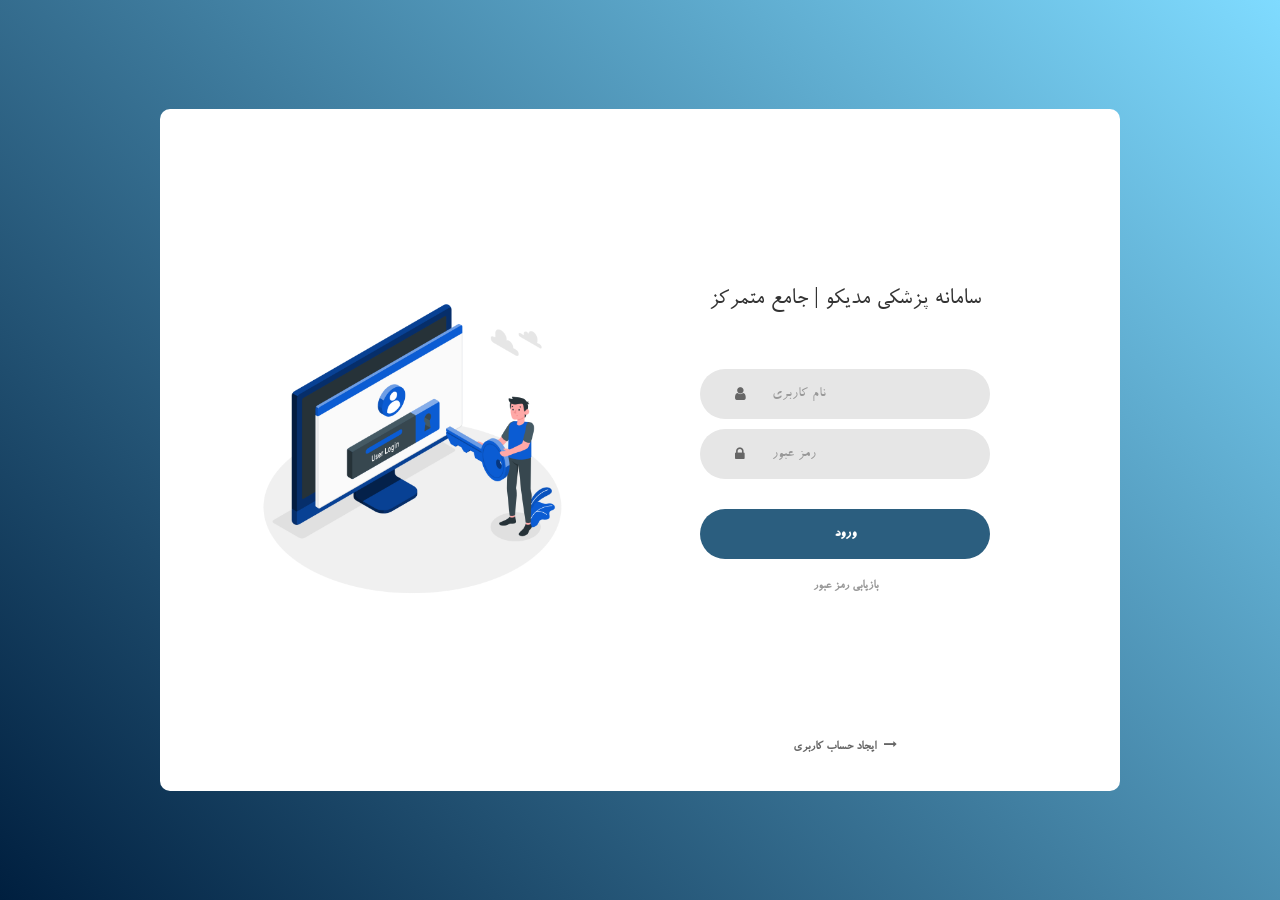
<file: Login_v1/index.html>
<!DOCTYPE html>
<html lang="fa_IR">
<head>
	<title> سامانه پزشکی مدیکو </title>
	<meta charset="UTF-8">
	<meta name="viewport" content="width=device-width, initial-scale=1">
<!--===============================================================================================-->	
	<link rel="icon" type="image/png" href="images/icons/favicon.png"/>
<!--===============================================================================================-->
	<link rel="stylesheet" type="text/css" href="vendor/bootstrap/css/bootstrap.min.css">
<!--===============================================================================================-->
	<link rel="stylesheet" type="text/css" href="fonts/font-awesome-4.7.0/css/font-awesome.min.css">
<!--===============================================================================================-->
	<link rel="stylesheet" type="text/css" href="vendor/animate/animate.css">
<!--===============================================================================================-->	
	<link rel="stylesheet" type="text/css" href="vendor/css-hamburgers/hamburgers.min.css">
<!--===============================================================================================-->
	<link rel="stylesheet" type="text/css" href="vendor/select2/select2.min.css">
<!--===============================================================================================-->
	<link rel="stylesheet" type="text/css" href="css/util.css">
	<link rel="stylesheet" type="text/css" href="css/main.css">
<!--===============================================================================================-->
</head>
<body>
	
	<div class="limiter">
		<div class="container-login100">
			<div class="wrap-login100">
				<div class="login100-pic js-tilt" data-tilt>
					<img src="images/img-01.png" alt="IMG">
				</div>

				<form class="login100-form validate-form">
					<span class="login100-form-title" style="font-family: Broya;">
						سامانه پزشکی مدیکو | جامع متمرکز
					</span>

					<div class="wrap-input100 validate-input m-b-10" data-validate = " نام کاربری مورد نیاز است ">
						<input class="input100" type="text" name="username" placeholder=" نام کاربری " style="font-family: Broya;">
						<span class="focus-input100"></span>
						<span class="symbol-input100">
							<i class="fa fa-user"></i>
						</span>
					</div>

					<div class="wrap-input100 validate-input m-b-10" data-validate = "رمز عبور مورد نیاز است">
						<input class="input100" type="password" name="password" placeholder=" رمز عبور " style="font-family: Broya;">
						<span class="focus-input100"></span>
						<span class="symbol-input100">
							<i class="fa fa-lock"></i>
						</span>
					</div>
					
					<div class="container-login100-form-btn">
						<button class="login100-form-btn" style="font-family: Broya;">
							<b> ورود </b>
						</button>
					</div>

					<div class="text-center p-t-12">
						<a href="#" class="txt1" style="font-family: Broya;">
							<b> بازیابی رمز عبور </b>
						</a>
					</div>

					<div class="text-center p-t-136">
						<a class="txt2" href="#" style="font-family: Broya;">
							<b> ایجاد حساب کاربری </b>
							<i class="fa fa-long-arrow-right m-l-5" aria-hidden="true"></i>
						</a>
					</div>
				</form>
			</div>
		</div>
	</div>
	
	

	
<!--===============================================================================================-->	
	<script src="vendor/jquery/jquery-3.2.1.min.js"></script>
<!--===============================================================================================-->
	<script src="vendor/bootstrap/js/popper.js"></script>
	<script src="vendor/bootstrap/js/bootstrap.min.js"></script>
<!--===============================================================================================-->
	<script src="vendor/select2/select2.min.js"></script>
<!--===============================================================================================-->
	<script src="vendor/tilt/tilt.jquery.min.js"></script>
	<script >
		$('.js-tilt').tilt({
			scale: 1.1
		})
	</script>
<!--===============================================================================================-->
	<script src="js/main.js"></script>

</body>
</html>
</file>
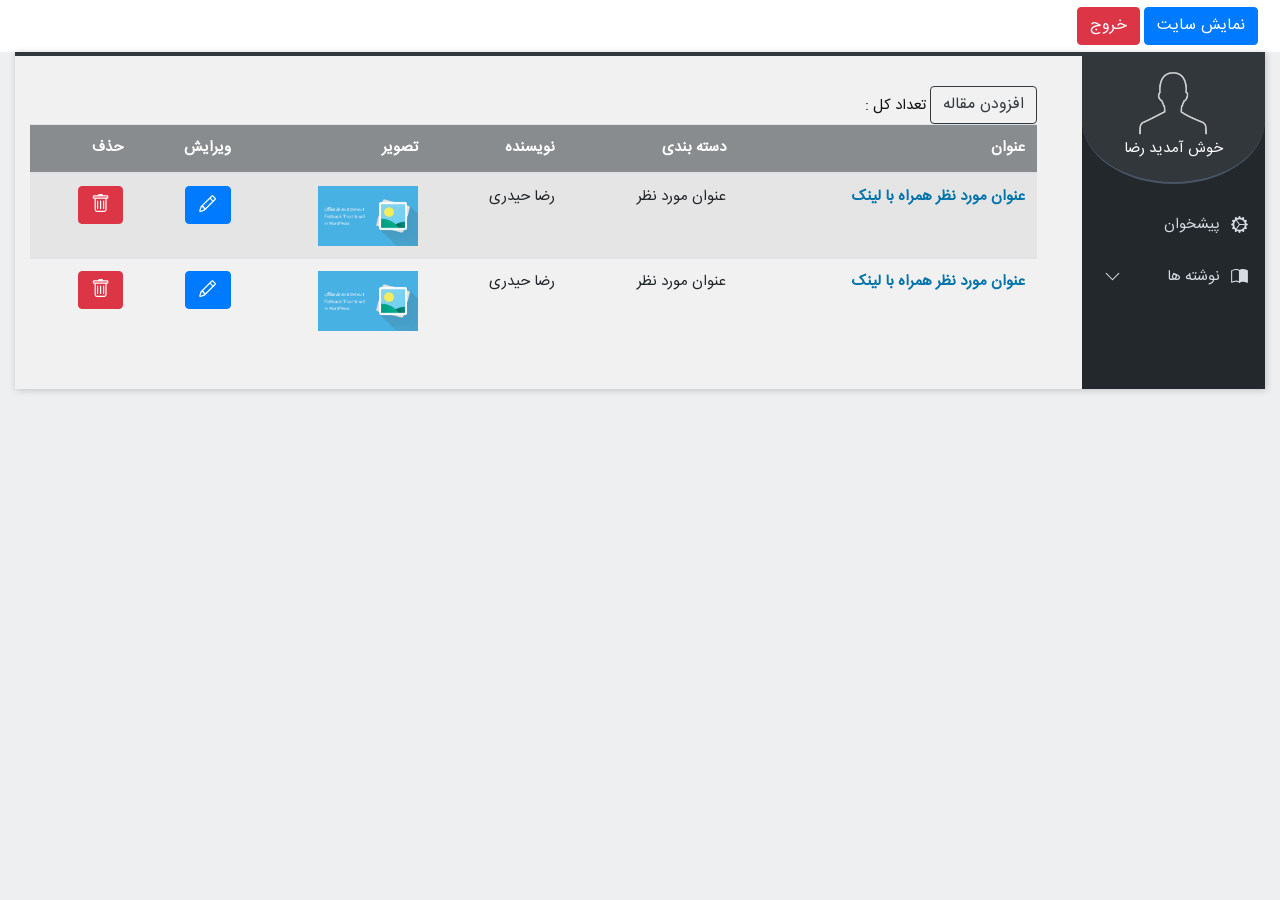
<file: fr-html/panel/list.html>
<!DOCTYPE html>
<html lang="en">
<head>
    <meta charset="UTF-8">
    <title>Title</title>


    <link rel="stylesheet" href="../css/bootstrap.min.css">
    <link rel="stylesheet" href="../css/style.css">
</head>
<body>
<div class="topmenu">
    <div class="container-fluid">
        <div class="row">
            <div class="col-md-12">
                <a class="btn btn-primary" href="#">نمایش سایت</a>
                <a class="btn btn-danger" href="#">خروج</a>

            </div>
        </div>
    </div>
</div>


<div class="container-fluid">
    <div class="admin-container">
        <div class="row">
            <div class="col-md-2">
                <div class="admin-menu">
                    <ul>
                        <div class="userwel">
                            <img src="../img/uuser.png">
                            <p>خوش آمدید رضا</p>
                        </div>

                        <li class="dash">
                            <a href="javascript:;">
                                <svg class="bi bi-gear-wide-connected" width="1em" height="1em" viewBox="0 0 20 20"
                                     fill="currentColor" xmlns="http://www.w3.org/2000/svg">
                                    <path fill-rule="evenodd"
                                          d="M10.932 2.724c-.243-.97-1.621-.97-1.864 0l-.072.286a.96.96 0 01-1.622.434l-.205-.211c-.695-.72-1.889-.03-1.614.932l.08.283a.96.96 0 01-1.187 1.188l-.283-.081c-.962-.275-1.651.919-.932 1.614l.211.205a.96.96 0 01-.434 1.622l-.286.072c-.97.243-.97 1.621 0 1.864l.286.072a.96.96 0 01.434 1.622l-.211.205c-.72.695-.03 1.889.932 1.614l.283-.08a.96.96 0 011.188 1.187l-.081.283c-.275.962.919 1.651 1.614.932l.205-.211a.96.96 0 011.622.434l.072.286c.243.97 1.621.97 1.864 0l.072-.286a.96.96 0 011.622-.434l.205.211c.695.72 1.889.03 1.614-.932l-.08-.283a.96.96 0 011.187-1.188l.283.081c.962.275 1.651-.919.932-1.614l-.211-.205a.96.96 0 01.434-1.622l.286-.072c.97-.243.97-1.621 0-1.864l-.286-.072a.96.96 0 01-.434-1.622l.211-.205c.72-.695.03-1.889-.932-1.614l-.283.08a.96.96 0 01-1.188-1.187l.081-.283c.275-.962-.919-1.651-1.614-.932l-.205.211a.96.96 0 01-1.622-.434l-.072-.286zM10 15a5 5 0 100-10 5 5 0 000 10z"
                                          clip-rule="evenodd"></path>
                                    <path fill-rule="evenodd"
                                          d="M9.375 10L6.6 6.3l.8-.6 2.85 3.8H15v1h-4.75L7.4 14.3l-.8-.6L9.375 10z"
                                          clip-rule="evenodd"></path>
                                </svg>
                                پیشخوان
                            </a>
                        </li>


                        <li class="article">
                            <a href="javascript:;">
                                <svg class="bi bi-book-half-fill" width="1em" height="1em" viewBox="0 0 20 20"
                                     fill="currentColor" xmlns="http://www.w3.org/2000/svg">
                                    <path fill-rule="evenodd"
                                          d="M5.214 3.072c1.599-.32 3.702-.363 5.14 1.074a.5.5 0 01.146.354v11a.5.5 0 01-.854.354c-.843-.844-2.115-1.059-3.47-.92-1.344.14-2.66.617-3.452 1.013A.5.5 0 012 15.5v-11a.5.5 0 01.276-.447L2.5 4.5l-.224-.447.002-.001.004-.002.013-.006a5.116 5.116 0 01.22-.103 12.958 12.958 0 012.7-.869zM3 4.82v9.908c.846-.343 1.944-.672 3.074-.788 1.143-.118 2.387-.023 3.426.56V4.718c-1.063-.929-2.631-.956-4.09-.664A11.958 11.958 0 003 4.82z"
                                          clip-rule="evenodd"></path>
                                    <path fill-rule="evenodd"
                                          d="M14.786 3.072c-1.598-.32-3.702-.363-5.14 1.074A.5.5 0 009.5 4.5v11a.5.5 0 00.854.354c.844-.844 2.115-1.059 3.47-.92 1.344.14 2.66.617 3.452 1.013A.5.5 0 0018 15.5v-11a.5.5 0 00-.276-.447L17.5 4.5l.224-.447-.002-.001-.004-.002-.013-.006-.047-.023a12.582 12.582 0 00-.799-.34 12.96 12.96 0 00-2.073-.609z"
                                          clip-rule="evenodd"></path>
                                </svg>
                                نوشته ها
                                <span style="float: left;">
                                <svg class="bi bi-chevron-down" width="1em" height="1em" viewBox="0 0 20 20"
                                     fill="currentColor" xmlns="http://www.w3.org/2000/svg">
                                <path fill-rule="evenodd"
                                      d="M3.646 6.646a.5.5 0 01.708 0L10 12.293l5.646-5.647a.5.5 0 01.708.708l-6 6a.5.5 0 01-.708 0l-6-6a.5.5 0 010-.708z"
                                      clip-rule="evenodd"></path>
                                </svg>
                            </span>
                            </a>
                        </li>
                        <ul class="sub-article">
                            <li><a href="#">همه نوشته ها</a></li>
                            <li><a href="#">افزودن نوشته</a></li>
                        </ul>


                    </ul>
                </div>
            </div>

            <div class="col-md-10">
                <div class="content-panel">
                    <div class="container-fluid">

                        <div class="row">
                            <div class="col-lg-12">
                                <section class="panel">
                                    <header class="panel-heading">
                                        <a class="btn btn-outline-dark" href="#">افزودن مقاله</a>
                                        <span>  تعداد کل :   </span>
                                    </header>
                                    <table class="table table-striped table-advance table-hover">
                                        <thead>
                                        <tr>
                                            <th>عنوان</th>
                                            <th>دسته بندی</th>
                                            <th>نویسنده</th>
                                            <th>تصویر</th>
                                            <th>ویرایش</th>
                                            <th>حذف</th>
                                        </tr>
                                        </thead>
                                        <tbody>

                                        <tr>
                                            <td><a class="title" href="#"> عنوان مورد نظر همراه با لینک </a></td>
                                            <td>عنوان مورد نظر</td>
                                            <td>رضا حیدری</td>
                                            <td><img src="../img/default.jpg" width="100" height="60"></td>
                                            <td><a href="#" class="btn btn-primary btn-xs">
                                                <svg class="bi bi-pencil" width="1.2em" height="1.2em"
                                                     viewBox="0 0 16 16" fill="currentColor"
                                                     xmlns="http://www.w3.org/2000/svg">
                                                    <path fill-rule="evenodd"
                                                          d="M11.293 1.293a1 1 0 011.414 0l2 2a1 1 0 010 1.414l-9 9a1 1 0 01-.39.242l-3 1a1 1 0 01-1.266-1.265l1-3a1 1 0 01.242-.391l9-9zM12 2l2 2-9 9-3 1 1-3 9-9z"
                                                          clip-rule="evenodd"></path>
                                                    <path fill-rule="evenodd"
                                                          d="M12.146 6.354l-2.5-2.5.708-.708 2.5 2.5-.707.708zM3 10v.5a.5.5 0 00.5.5H4v.5a.5.5 0 00.5.5H5v.5a.5.5 0 00.5.5H6v-1.5a.5.5 0 00-.5-.5H5v-.5a.5.5 0 00-.5-.5H3z"
                                                          clip-rule="evenodd"></path>
                                                </svg>
                                            </a>
                                            </td>
                                            <td><a href="#" class="btn btn-danger btn-xs">
                                                <svg class="bi bi-trash" width="1.2em" height="1.2em"
                                                     viewBox="0 0 16 16" fill="currentColor"
                                                     xmlns="http://www.w3.org/2000/svg">
                                                    <path d="M5.5 5.5A.5.5 0 016 6v6a.5.5 0 01-1 0V6a.5.5 0 01.5-.5zm2.5 0a.5.5 0 01.5.5v6a.5.5 0 01-1 0V6a.5.5 0 01.5-.5zm3 .5a.5.5 0 00-1 0v6a.5.5 0 001 0V6z"></path>
                                                    <path fill-rule="evenodd"
                                                          d="M14.5 3a1 1 0 01-1 1H13v9a2 2 0 01-2 2H5a2 2 0 01-2-2V4h-.5a1 1 0 01-1-1V2a1 1 0 011-1H6a1 1 0 011-1h2a1 1 0 011 1h3.5a1 1 0 011 1v1zM4.118 4L4 4.059V13a1 1 0 001 1h6a1 1 0 001-1V4.059L11.882 4H4.118zM2.5 3V2h11v1h-11z"
                                                          clip-rule="evenodd"></path>
                                                </svg>
                                            </a>
                                            </td>
                                        </tr>


                                        <tr>
                                            <td><a class="title" href="#"> عنوان مورد نظر همراه با لینک </a></td>
                                            <td>عنوان مورد نظر</td>
                                            <td>رضا حیدری</td>
                                            <td><img src="../img/default.jpg" width="100" height="60"></td>
                                            <td><a href="#" class="btn btn-primary btn-xs">
                                                <svg class="bi bi-pencil" width="1.2em" height="1.2em"
                                                     viewBox="0 0 16 16" fill="currentColor"
                                                     xmlns="http://www.w3.org/2000/svg">
                                                    <path fill-rule="evenodd"
                                                          d="M11.293 1.293a1 1 0 011.414 0l2 2a1 1 0 010 1.414l-9 9a1 1 0 01-.39.242l-3 1a1 1 0 01-1.266-1.265l1-3a1 1 0 01.242-.391l9-9zM12 2l2 2-9 9-3 1 1-3 9-9z"
                                                          clip-rule="evenodd"></path>
                                                    <path fill-rule="evenodd"
                                                          d="M12.146 6.354l-2.5-2.5.708-.708 2.5 2.5-.707.708zM3 10v.5a.5.5 0 00.5.5H4v.5a.5.5 0 00.5.5H5v.5a.5.5 0 00.5.5H6v-1.5a.5.5 0 00-.5-.5H5v-.5a.5.5 0 00-.5-.5H3z"
                                                          clip-rule="evenodd"></path>
                                                </svg>
                                            </a>
                                            </td>
                                            <td><a href="#" class="btn btn-danger btn-xs">
                                                <svg class="bi bi-trash" width="1.2em" height="1.2em"
                                                     viewBox="0 0 16 16" fill="currentColor"
                                                     xmlns="http://www.w3.org/2000/svg">
                                                    <path d="M5.5 5.5A.5.5 0 016 6v6a.5.5 0 01-1 0V6a.5.5 0 01.5-.5zm2.5 0a.5.5 0 01.5.5v6a.5.5 0 01-1 0V6a.5.5 0 01.5-.5zm3 .5a.5.5 0 00-1 0v6a.5.5 0 001 0V6z"></path>
                                                    <path fill-rule="evenodd"
                                                          d="M14.5 3a1 1 0 01-1 1H13v9a2 2 0 01-2 2H5a2 2 0 01-2-2V4h-.5a1 1 0 01-1-1V2a1 1 0 011-1H6a1 1 0 011-1h2a1 1 0 011 1h3.5a1 1 0 011 1v1zM4.118 4L4 4.059V13a1 1 0 001 1h6a1 1 0 001-1V4.059L11.882 4H4.118zM2.5 3V2h11v1h-11z"
                                                          clip-rule="evenodd"></path>
                                                </svg>
                                            </a>
                                            </td>
                                        </tr>

                                        </tbody>

                                    </table>
                                </section>
                            </div>
                        </div>

                    </div>
                </div>
            </div>
        </div>
    </div>
</div>

<script src="../js/jquery-1.11.3.min.js"></script>
<script src="../js/bootstrap.min.js"></script>
<script src="../js/main.js"></script>
</body>
</html>
</file>
<file: Login_v1/css/util.css>
/*[ FONT SIZE ]
///////////////////////////////////////////////////////////
*/
.fs-1 {font-size: 1px;}
.fs-2 {font-size: 2px;}
.fs-3 {font-size: 3px;}
.fs-4 {font-size: 4px;}
.fs-5 {font-size: 5px;}
.fs-6 {font-size: 6px;}
.fs-7 {font-size: 7px;}
.fs-8 {font-size: 8px;}
.fs-9 {font-size: 9px;}
.fs-10 {font-size: 10px;}
.fs-11 {font-size: 11px;}
.fs-12 {font-size: 12px;}
.fs-13 {font-size: 13px;}
.fs-14 {font-size: 14px;}
.fs-15 {font-size: 15px;}
.fs-16 {font-size: 16px;}
.fs-17 {font-size: 17px;}
.fs-18 {font-size: 18px;}
.fs-19 {font-size: 19px;}
.fs-20 {font-size: 20px;}
.fs-21 {font-size: 21px;}
.fs-22 {font-size: 22px;}
.fs-23 {font-size: 23px;}
.fs-24 {font-size: 24px;}
.fs-25 {font-size: 25px;}
.fs-26 {font-size: 26px;}
.fs-27 {font-size: 27px;}
.fs-28 {font-size: 28px;}
.fs-29 {font-size: 29px;}
.fs-30 {font-size: 30px;}
.fs-31 {font-size: 31px;}
.fs-32 {font-size: 32px;}
.fs-33 {font-size: 33px;}
.fs-34 {font-size: 34px;}
.fs-35 {font-size: 35px;}
.fs-36 {font-size: 36px;}
.fs-37 {font-size: 37px;}
.fs-38 {font-size: 38px;}
.fs-39 {font-size: 39px;}
.fs-40 {font-size: 40px;}
.fs-41 {font-size: 41px;}
.fs-42 {font-size: 42px;}
.fs-43 {font-size: 43px;}
.fs-44 {font-size: 44px;}
.fs-45 {font-size: 45px;}
.fs-46 {font-size: 46px;}
.fs-47 {font-size: 47px;}
.fs-48 {font-size: 48px;}
.fs-49 {font-size: 49px;}
.fs-50 {font-size: 50px;}
.fs-51 {font-size: 51px;}
.fs-52 {font-size: 52px;}
.fs-53 {font-size: 53px;}
.fs-54 {font-size: 54px;}
.fs-55 {font-size: 55px;}
.fs-56 {font-size: 56px;}
.fs-57 {font-size: 57px;}
.fs-58 {font-size: 58px;}
.fs-59 {font-size: 59px;}
.fs-60 {font-size: 60px;}
.fs-61 {font-size: 61px;}
.fs-62 {font-size: 62px;}
.fs-63 {font-size: 63px;}
.fs-64 {font-size: 64px;}
.fs-65 {font-size: 65px;}
.fs-66 {font-size: 66px;}
.fs-67 {font-size: 67px;}
.fs-68 {font-size: 68px;}
.fs-69 {font-size: 69px;}
.fs-70 {font-size: 70px;}
.fs-71 {font-size: 71px;}
.fs-72 {font-size: 72px;}
.fs-73 {font-size: 73px;}
.fs-74 {font-size: 74px;}
.fs-75 {font-size: 75px;}
.fs-76 {font-size: 76px;}
.fs-77 {font-size: 77px;}
.fs-78 {font-size: 78px;}
.fs-79 {font-size: 79px;}
.fs-80 {font-size: 80px;}
.fs-81 {font-size: 81px;}
.fs-82 {font-size: 82px;}
.fs-83 {font-size: 83px;}
.fs-84 {font-size: 84px;}
.fs-85 {font-size: 85px;}
.fs-86 {font-size: 86px;}
.fs-87 {font-size: 87px;}
.fs-88 {font-size: 88px;}
.fs-89 {font-size: 89px;}
.fs-90 {font-size: 90px;}
.fs-91 {font-size: 91px;}
.fs-92 {font-size: 92px;}
.fs-93 {font-size: 93px;}
.fs-94 {font-size: 94px;}
.fs-95 {font-size: 95px;}
.fs-96 {font-size: 96px;}
.fs-97 {font-size: 97px;}
.fs-98 {font-size: 98px;}
.fs-99 {font-size: 99px;}
.fs-100 {font-size: 100px;}
.fs-101 {font-size: 101px;}
.fs-102 {font-size: 102px;}
.fs-103 {font-size: 103px;}
.fs-104 {font-size: 104px;}
.fs-105 {font-size: 105px;}
.fs-106 {font-size: 106px;}
.fs-107 {font-size: 107px;}
.fs-108 {font-size: 108px;}
.fs-109 {font-size: 109px;}
.fs-110 {font-size: 110px;}
.fs-111 {font-size: 111px;}
.fs-112 {font-size: 112px;}
.fs-113 {font-size: 113px;}
.fs-114 {font-size: 114px;}
.fs-115 {font-size: 115px;}
.fs-116 {font-size: 116px;}
.fs-117 {font-size: 117px;}
.fs-118 {font-size: 118px;}
.fs-119 {font-size: 119px;}
.fs-120 {font-size: 120px;}
.fs-121 {font-size: 121px;}
.fs-122 {font-size: 122px;}
.fs-123 {font-size: 123px;}
.fs-124 {font-size: 124px;}
.fs-125 {font-size: 125px;}
.fs-126 {font-size: 126px;}
.fs-127 {font-size: 127px;}
.fs-128 {font-size: 128px;}
.fs-129 {font-size: 129px;}
.fs-130 {font-size: 130px;}
.fs-131 {font-size: 131px;}
.fs-132 {font-size: 132px;}
.fs-133 {font-size: 133px;}
.fs-134 {font-size: 134px;}
.fs-135 {font-size: 135px;}
.fs-136 {font-size: 136px;}
.fs-137 {font-size: 137px;}
.fs-138 {font-size: 138px;}
.fs-139 {font-size: 139px;}
.fs-140 {font-size: 140px;}
.fs-141 {font-size: 141px;}
.fs-142 {font-size: 142px;}
.fs-143 {font-size: 143px;}
.fs-144 {font-size: 144px;}
.fs-145 {font-size: 145px;}
.fs-146 {font-size: 146px;}
.fs-147 {font-size: 147px;}
.fs-148 {font-size: 148px;}
.fs-149 {font-size: 149px;}
.fs-150 {font-size: 150px;}
.fs-151 {font-size: 151px;}
.fs-152 {font-size: 152px;}
.fs-153 {font-size: 153px;}
.fs-154 {font-size: 154px;}
.fs-155 {font-size: 155px;}
.fs-156 {font-size: 156px;}
.fs-157 {font-size: 157px;}
.fs-158 {font-size: 158px;}
.fs-159 {font-size: 159px;}
.fs-160 {font-size: 160px;}
.fs-161 {font-size: 161px;}
.fs-162 {font-size: 162px;}
.fs-163 {font-size: 163px;}
.fs-164 {font-size: 164px;}
.fs-165 {font-size: 165px;}
.fs-166 {font-size: 166px;}
.fs-167 {font-size: 167px;}
.fs-168 {font-size: 168px;}
.fs-169 {font-size: 169px;}
.fs-170 {font-size: 170px;}
.fs-171 {font-size: 171px;}
.fs-172 {font-size: 172px;}
.fs-173 {font-size: 173px;}
.fs-174 {font-size: 174px;}
.fs-175 {font-size: 175px;}
.fs-176 {font-size: 176px;}
.fs-177 {font-size: 177px;}
.fs-178 {font-size: 178px;}
.fs-179 {font-size: 179px;}
.fs-180 {font-size: 180px;}
.fs-181 {font-size: 181px;}
.fs-182 {font-size: 182px;}
.fs-183 {font-size: 183px;}
.fs-184 {font-size: 184px;}
.fs-185 {font-size: 185px;}
.fs-186 {font-size: 186px;}
.fs-187 {font-size: 187px;}
.fs-188 {font-size: 188px;}
.fs-189 {font-size: 189px;}
.fs-190 {font-size: 190px;}
.fs-191 {font-size: 191px;}
.fs-192 {font-size: 192px;}
.fs-193 {font-size: 193px;}
.fs-194 {font-size: 194px;}
.fs-195 {font-size: 195px;}
.fs-196 {font-size: 196px;}
.fs-197 {font-size: 197px;}
.fs-198 {font-size: 198px;}
.fs-199 {font-size: 199px;}
.fs-200 {font-size: 200px;}

/*[ PADDING ]
///////////////////////////////////////////////////////////
*/
.p-t-0 {padding-top: 0px;}
.p-t-1 {padding-top: 1px;}
.p-t-2 {padding-top: 2px;}
.p-t-3 {padding-top: 3px;}
.p-t-4 {padding-top: 4px;}
.p-t-5 {padding-top: 5px;}
.p-t-6 {padding-top: 6px;}
.p-t-7 {padding-top: 7px;}
.p-t-8 {padding-top: 8px;}
.p-t-9 {padding-top: 9px;}
.p-t-10 {padding-top: 10px;}
.p-t-11 {padding-top: 11px;}
.p-t-12 {padding-top: 12px;}
.p-t-13 {padding-top: 13px;}
.p-t-14 {padding-top: 14px;}
.p-t-15 {padding-top: 15px;}
.p-t-16 {padding-top: 16px;}
.p-t-17 {padding-top: 17px;}
.p-t-18 {padding-top: 18px;}
.p-t-19 {padding-top: 19px;}
.p-t-20 {padding-top: 20px;}
.p-t-21 {padding-top: 21px;}
.p-t-22 {padding-top: 22px;}
.p-t-23 {padding-top: 23px;}
.p-t-24 {padding-top: 24px;}
.p-t-25 {padding-top: 25px;}
.p-t-26 {padding-top: 26px;}
.p-t-27 {padding-top: 27px;}
.p-t-28 {padding-top: 28px;}
.p-t-29 {padding-top: 29px;}
.p-t-30 {padding-top: 30px;}
.p-t-31 {padding-top: 31px;}
.p-t-32 {padding-top: 32px;}
.p-t-33 {padding-top: 33px;}
.p-t-34 {padding-top: 34px;}
.p-t-35 {padding-top: 35px;}
.p-t-36 {padding-top: 36px;}
.p-t-37 {padding-top: 37px;}
.p-t-38 {padding-top: 38px;}
.p-t-39 {padding-top: 39px;}
.p-t-40 {padding-top: 40px;}
.p-t-41 {padding-top: 41px;}
.p-t-42 {padding-top: 42px;}
.p-t-43 {padding-top: 43px;}
.p-t-44 {padding-top: 44px;}
.p-t-45 {padding-top: 45px;}
.p-t-46 {padding-top: 46px;}
.p-t-47 {padding-top: 47px;}
.p-t-48 {padding-top: 48px;}
.p-t-49 {padding-top: 49px;}
.p-t-50 {padding-top: 50px;}
.p-t-51 {padding-top: 51px;}
.p-t-52 {padding-top: 52px;}
.p-t-53 {padding-top: 53px;}
.p-t-54 {padding-top: 54px;}
.p-t-55 {padding-top: 55px;}
.p-t-56 {padding-top: 56px;}
.p-t-57 {padding-top: 57px;}
.p-t-58 {padding-top: 58px;}
.p-t-59 {padding-top: 59px;}
.p-t-60 {padding-top: 60px;}
.p-t-61 {padding-top: 61px;}
.p-t-62 {padding-top: 62px;}
.p-t-63 {padding-top: 63px;}
.p-t-64 {padding-top: 64px;}
.p-t-65 {padding-top: 65px;}
.p-t-66 {padding-top: 66px;}
.p-t-67 {padding-top: 67px;}
.p-t-68 {padding-top: 68px;}
.p-t-69 {padding-top: 69px;}
.p-t-70 {padding-top: 70px;}
.p-t-71 {padding-top: 71px;}
.p-t-72 {padding-top: 72px;}
.p-t-73 {padding-top: 73px;}
.p-t-74 {padding-top: 74px;}
.p-t-75 {padding-top: 75px;}
.p-t-76 {padding-top: 76px;}
.p-t-77 {padding-top: 77px;}
.p-t-78 {padding-top: 78px;}
.p-t-79 {padding-top: 79px;}
.p-t-80 {padding-top: 80px;}
.p-t-81 {padding-top: 81px;}
.p-t-82 {padding-top: 82px;}
.p-t-83 {padding-top: 83px;}
.p-t-84 {padding-top: 84px;}
.p-t-85 {padding-top: 85px;}
.p-t-86 {padding-top: 86px;}
.p-t-87 {padding-top: 87px;}
.p-t-88 {padding-top: 88px;}
.p-t-89 {padding-top: 89px;}
.p-t-90 {padding-top: 90px;}
.p-t-91 {padding-top: 91px;}
.p-t-92 {padding-top: 92px;}
.p-t-93 {padding-top: 93px;}
.p-t-94 {padding-top: 94px;}
.p-t-95 {padding-top: 95px;}
.p-t-96 {padding-top: 96px;}
.p-t-97 {padding-top: 97px;}
.p-t-98 {padding-top: 98px;}
.p-t-99 {padding-top: 99px;}
.p-t-100 {padding-top: 100px;}
.p-t-101 {padding-top: 101px;}
.p-t-102 {padding-top: 102px;}
.p-t-103 {padding-top: 103px;}
.p-t-104 {padding-top: 104px;}
.p-t-105 {padding-top: 105px;}
.p-t-106 {padding-top: 106px;}
.p-t-107 {padding-top: 107px;}
.p-t-108 {padding-top: 108px;}
.p-t-109 {padding-top: 109px;}
.p-t-110 {padding-top: 110px;}
.p-t-111 {padding-top: 111px;}
.p-t-112 {padding-top: 112px;}
.p-t-113 {padding-top: 113px;}
.p-t-114 {padding-top: 114px;}
.p-t-115 {padding-top: 115px;}
.p-t-116 {padding-top: 116px;}
.p-t-117 {padding-top: 117px;}
.p-t-118 {padding-top: 118px;}
.p-t-119 {padding-top: 119px;}
.p-t-120 {padding-top: 120px;}
.p-t-121 {padding-top: 121px;}
.p-t-122 {padding-top: 122px;}
.p-t-123 {padding-top: 123px;}
.p-t-124 {padding-top: 124px;}
.p-t-125 {padding-top: 125px;}
.p-t-126 {padding-top: 126px;}
.p-t-127 {padding-top: 127px;}
.p-t-128 {padding-top: 128px;}
.p-t-129 {padding-top: 129px;}
.p-t-130 {padding-top: 130px;}
.p-t-131 {padding-top: 131px;}
.p-t-132 {padding-top: 132px;}
.p-t-133 {padding-top: 133px;}
.p-t-134 {padding-top: 134px;}
.p-t-135 {padding-top: 135px;}
.p-t-136 {padding-top: 136px;}
.p-t-137 {padding-top: 137px;}
.p-t-138 {padding-top: 138px;}
.p-t-139 {padding-top: 139px;}
.p-t-140 {padding-top: 140px;}
.p-t-141 {padding-top: 141px;}
.p-t-142 {padding-top: 142px;}
.p-t-143 {padding-top: 143px;}
.p-t-144 {padding-top: 144px;}
.p-t-145 {padding-top: 145px;}
.p-t-146 {padding-top: 146px;}
.p-t-147 {padding-top: 147px;}
.p-t-148 {padding-top: 148px;}
.p-t-149 {padding-top: 149px;}
.p-t-150 {padding-top: 150px;}
.p-t-151 {padding-top: 151px;}
.p-t-152 {padding-top: 152px;}
.p-t-153 {padding-top: 153px;}
.p-t-154 {padding-top: 154px;}
.p-t-155 {padding-top: 155px;}
.p-t-156 {padding-top: 156px;}
.p-t-157 {padding-top: 157px;}
.p-t-158 {padding-top: 158px;}
.p-t-159 {padding-top: 159px;}
.p-t-160 {padding-top: 160px;}
.p-t-161 {padding-top: 161px;}
.p-t-162 {padding-top: 162px;}
.p-t-163 {padding-top: 163px;}
.p-t-164 {padding-top: 164px;}
.p-t-165 {padding-top: 165px;}
.p-t-166 {padding-top: 166px;}
.p-t-167 {padding-top: 167px;}
.p-t-168 {padding-top: 168px;}
.p-t-169 {padding-top: 169px;}
.p-t-170 {padding-top: 170px;}
.p-t-171 {padding-top: 171px;}
.p-t-172 {padding-top: 172px;}
.p-t-173 {padding-top: 173px;}
.p-t-174 {padding-top: 174px;}
.p-t-175 {padding-top: 175px;}
.p-t-176 {padding-top: 176px;}
.p-t-177 {padding-top: 177px;}
.p-t-178 {padding-top: 178px;}
.p-t-179 {padding-top: 179px;}
.p-t-180 {padding-top: 180px;}
.p-t-181 {padding-top: 181px;}
.p-t-182 {padding-top: 182px;}
.p-t-183 {padding-top: 183px;}
.p-t-184 {padding-top: 184px;}
.p-t-185 {padding-top: 185px;}
.p-t-186 {padding-top: 186px;}
.p-t-187 {padding-top: 187px;}
.p-t-188 {padding-top: 188px;}
.p-t-189 {padding-top: 189px;}
.p-t-190 {padding-top: 190px;}
.p-t-191 {padding-top: 191px;}
.p-t-192 {padding-top: 192px;}
.p-t-193 {padding-top: 193px;}
.p-t-194 {padding-top: 194px;}
.p-t-195 {padding-top: 195px;}
.p-t-196 {padding-top: 196px;}
.p-t-197 {padding-top: 197px;}
.p-t-198 {padding-top: 198px;}
.p-t-199 {padding-top: 199px;}
.p-t-200 {padding-top: 200px;}
.p-t-201 {padding-top: 201px;}
.p-t-202 {padding-top: 202px;}
.p-t-203 {padding-top: 203px;}
.p-t-204 {padding-top: 204px;}
.p-t-205 {padding-top: 205px;}
.p-t-206 {padding-top: 206px;}
.p-t-207 {padding-top: 207px;}
.p-t-208 {padding-top: 208px;}
.p-t-209 {padding-top: 209px;}
.p-t-210 {padding-top: 210px;}
.p-t-211 {padding-top: 211px;}
.p-t-212 {padding-top: 212px;}
.p-t-213 {padding-top: 213px;}
.p-t-214 {padding-top: 214px;}
.p-t-215 {padding-top: 215px;}
.p-t-216 {padding-top: 216px;}
.p-t-217 {padding-top: 217px;}
.p-t-218 {padding-top: 218px;}
.p-t-219 {padding-top: 219px;}
.p-t-220 {padding-top: 220px;}
.p-t-221 {padding-top: 221px;}
.p-t-222 {padding-top: 222px;}
.p-t-223 {padding-top: 223px;}
.p-t-224 {padding-top: 224px;}
.p-t-225 {padding-top: 225px;}
.p-t-226 {padding-top: 226px;}
.p-t-227 {padding-top: 227px;}
.p-t-228 {padding-top: 228px;}
.p-t-229 {padding-top: 229px;}
.p-t-230 {padding-top: 230px;}
.p-t-231 {padding-top: 231px;}
.p-t-232 {padding-top: 232px;}
.p-t-233 {padding-top: 233px;}
.p-t-234 {padding-top: 234px;}
.p-t-235 {padding-top: 235px;}
.p-t-236 {padding-top: 236px;}
.p-t-237 {padding-top: 237px;}
.p-t-238 {padding-top: 238px;}
.p-t-239 {padding-top: 239px;}
.p-t-240 {padding-top: 240px;}
.p-t-241 {padding-top: 241px;}
.p-t-242 {padding-top: 242px;}
.p-t-243 {padding-top: 243px;}
.p-t-244 {padding-top: 244px;}
.p-t-245 {padding-top: 245px;}
.p-t-246 {padding-top: 246px;}
.p-t-247 {padding-top: 247px;}
.p-t-248 {padding-top: 248px;}
.p-t-249 {padding-top: 249px;}
.p-t-250 {padding-top: 250px;}
.p-b-0 {padding-bottom: 0px;}
.p-b-1 {padding-bottom: 1px;}
.p-b-2 {padding-bottom: 2px;}
.p-b-3 {padding-bottom: 3px;}
.p-b-4 {padding-bottom: 4px;}
.p-b-5 {padding-bottom: 5px;}
.p-b-6 {padding-bottom: 6px;}
.p-b-7 {padding-bottom: 7px;}
.p-b-8 {padding-bottom: 8px;}
.p-b-9 {padding-bottom: 9px;}
.p-b-10 {padding-bottom: 10px;}
.p-b-11 {padding-bottom: 11px;}
.p-b-12 {padding-bottom: 12px;}
.p-b-13 {padding-bottom: 13px;}
.p-b-14 {padding-bottom: 14px;}
.p-b-15 {padding-bottom: 15px;}
.p-b-16 {padding-bottom: 16px;}
.p-b-17 {padding-bottom: 17px;}
.p-b-18 {padding-bottom: 18px;}
.p-b-19 {padding-bottom: 19px;}
.p-b-20 {padding-bottom: 20px;}
.p-b-21 {padding-bottom: 21px;}
.p-b-22 {padding-bottom: 22px;}
.p-b-23 {padding-bottom: 23px;}
.p-b-24 {padding-bottom: 24px;}
.p-b-25 {padding-bottom: 25px;}
.p-b-26 {padding-bottom: 26px;}
.p-b-27 {padding-bottom: 27px;}
.p-b-28 {padding-bottom: 28px;}
.p-b-29 {padding-bottom: 29px;}
.p-b-30 {padding-bottom: 30px;}
.p-b-31 {padding-bottom: 31px;}
.p-b-32 {padding-bottom: 32px;}
.p-b-33 {padding-bottom: 33px;}
.p-b-34 {padding-bottom: 34px;}
.p-b-35 {padding-bottom: 35px;}
.p-b-36 {padding-bottom: 36px;}
.p-b-37 {padding-bottom: 37px;}
.p-b-38 {padding-bottom: 38px;}
.p-b-39 {padding-bottom: 39px;}
.p-b-40 {padding-bottom: 40px;}
.p-b-41 {padding-bottom: 41px;}
.p-b-42 {padding-bottom: 42px;}
.p-b-43 {padding-bottom: 43px;}
.p-b-44 {padding-bottom: 44px;}
.p-b-45 {padding-bottom: 45px;}
.p-b-46 {padding-bottom: 46px;}
.p-b-47 {padding-bottom: 47px;}
.p-b-48 {padding-bottom: 48px;}
.p-b-49 {padding-bottom: 49px;}
.p-b-50 {padding-bottom: 50px;}
.p-b-51 {padding-bottom: 51px;}
.p-b-52 {padding-bottom: 52px;}
.p-b-53 {padding-bottom: 53px;}
.p-b-54 {padding-bottom: 54px;}
.p-b-55 {padding-bottom: 55px;}
.p-b-56 {padding-bottom: 56px;}
.p-b-57 {padding-bottom: 57px;}
.p-b-58 {padding-bottom: 58px;}
.p-b-59 {padding-bottom: 59px;}
.p-b-60 {padding-bottom: 60px;}
.p-b-61 {padding-bottom: 61px;}
.p-b-62 {padding-bottom: 62px;}
.p-b-63 {padding-bottom: 63px;}
.p-b-64 {padding-bottom: 64px;}
.p-b-65 {padding-bottom: 65px;}
.p-b-66 {padding-bottom: 66px;}
.p-b-67 {padding-bottom: 67px;}
.p-b-68 {padding-bottom: 68px;}
.p-b-69 {padding-bottom: 69px;}
.p-b-70 {padding-bottom: 70px;}
.p-b-71 {padding-bottom: 71px;}
.p-b-72 {padding-bottom: 72px;}
.p-b-73 {padding-bottom: 73px;}
.p-b-74 {padding-bottom: 74px;}
.p-b-75 {padding-bottom: 75px;}
.p-b-76 {padding-bottom: 76px;}
.p-b-77 {padding-bottom: 77px;}
.p-b-78 {padding-bottom: 78px;}
.p-b-79 {padding-bottom: 79px;}
.p-b-80 {padding-bottom: 80px;}
.p-b-81 {padding-bottom: 81px;}
.p-b-82 {padding-bottom: 82px;}
.p-b-83 {padding-bottom: 83px;}
.p-b-84 {padding-bottom: 84px;}
.p-b-85 {padding-bottom: 85px;}
.p-b-86 {padding-bottom: 86px;}
.p-b-87 {padding-bottom: 87px;}
.p-b-88 {padding-bottom: 88px;}
.p-b-89 {padding-bottom: 89px;}
.p-b-90 {padding-bottom: 90px;}
.p-b-91 {padding-bottom: 91px;}
.p-b-92 {padding-bottom: 92px;}
.p-b-93 {padding-bottom: 93px;}
.p-b-94 {padding-bottom: 94px;}
.p-b-95 {padding-bottom: 95px;}
.p-b-96 {padding-bottom: 96px;}
.p-b-97 {padding-bottom: 97px;}
.p-b-98 {padding-bottom: 98px;}
.p-b-99 {padding-bottom: 99px;}
.p-b-100 {padding-bottom: 100px;}
.p-b-101 {padding-bottom: 101px;}
.p-b-102 {padding-bottom: 102px;}
.p-b-103 {padding-bottom: 103px;}
.p-b-104 {padding-bottom: 104px;}
.p-b-105 {padding-bottom: 105px;}
.p-b-106 {padding-bottom: 106px;}
.p-b-107 {padding-bottom: 107px;}
.p-b-108 {padding-bottom: 108px;}
.p-b-109 {padding-bottom: 109px;}
.p-b-110 {padding-bottom: 110px;}
.p-b-111 {padding-bottom: 111px;}
.p-b-112 {padding-bottom: 112px;}
.p-b-113 {padding-bottom: 113px;}
.p-b-114 {padding-bottom: 114px;}
.p-b-115 {padding-bottom: 115px;}
.p-b-116 {padding-bottom: 116px;}
.p-b-117 {padding-bottom: 117px;}
.p-b-118 {padding-bottom: 118px;}
.p-b-119 {padding-bottom: 119px;}
.p-b-120 {padding-bottom: 120px;}
.p-b-121 {padding-bottom: 121px;}
.p-b-122 {padding-bottom: 122px;}
.p-b-123 {padding-bottom: 123px;}
.p-b-124 {padding-bottom: 124px;}
.p-b-125 {padding-bottom: 125px;}
.p-b-126 {padding-bottom: 126px;}
.p-b-127 {padding-bottom: 127px;}
.p-b-128 {padding-bottom: 128px;}
.p-b-129 {padding-bottom: 129px;}
.p-b-130 {padding-bottom: 130px;}
.p-b-131 {padding-bottom: 131px;}
.p-b-132 {padding-bottom: 132px;}
.p-b-133 {padding-bottom: 133px;}
.p-b-134 {padding-bottom: 134px;}
.p-b-135 {padding-bottom: 135px;}
.p-b-136 {padding-bottom: 136px;}
.p-b-137 {padding-bottom: 137px;}
.p-b-138 {padding-bottom: 138px;}
.p-b-139 {padding-bottom: 139px;}
.p-b-140 {padding-bottom: 140px;}
.p-b-141 {padding-bottom: 141px;}
.p-b-142 {padding-bottom: 142px;}
.p-b-143 {padding-bottom: 143px;}
.p-b-144 {padding-bottom: 144px;}
.p-b-145 {padding-bottom: 145px;}
.p-b-146 {padding-bottom: 146px;}
.p-b-147 {padding-bottom: 147px;}
.p-b-148 {padding-bottom: 148px;}
.p-b-149 {padding-bottom: 149px;}
.p-b-150 {padding-bottom: 150px;}
.p-b-151 {padding-bottom: 151px;}
.p-b-152 {padding-bottom: 152px;}
.p-b-153 {padding-bottom: 153px;}
.p-b-154 {padding-bottom: 154px;}
.p-b-155 {padding-bottom: 155px;}
.p-b-156 {padding-bottom: 156px;}
.p-b-157 {padding-bottom: 157px;}
.p-b-158 {padding-bottom: 158px;}
.p-b-159 {padding-bottom: 159px;}
.p-b-160 {padding-bottom: 160px;}
.p-b-161 {padding-bottom: 161px;}
.p-b-162 {padding-bottom: 162px;}
.p-b-163 {padding-bottom: 163px;}
.p-b-164 {padding-bottom: 164px;}
.p-b-165 {padding-bottom: 165px;}
.p-b-166 {padding-bottom: 166px;}
.p-b-167 {padding-bottom: 167px;}
.p-b-168 {padding-bottom: 168px;}
.p-b-169 {padding-bottom: 169px;}
.p-b-170 {padding-bottom: 170px;}
.p-b-171 {padding-bottom: 171px;}
.p-b-172 {padding-bottom: 172px;}
.p-b-173 {padding-bottom: 173px;}
.p-b-174 {padding-bottom: 174px;}
.p-b-175 {padding-bottom: 175px;}
.p-b-176 {padding-bottom: 176px;}
.p-b-177 {padding-bottom: 177px;}
.p-b-178 {padding-bottom: 178px;}
.p-b-179 {padding-bottom: 179px;}
.p-b-180 {padding-bottom: 180px;}
.p-b-181 {padding-bottom: 181px;}
.p-b-182 {padding-bottom: 182px;}
.p-b-183 {padding-bottom: 183px;}
.p-b-184 {padding-bottom: 184px;}
.p-b-185 {padding-bottom: 185px;}
.p-b-186 {padding-bottom: 186px;}
.p-b-187 {padding-bottom: 187px;}
.p-b-188 {padding-bottom: 188px;}
.p-b-189 {padding-bottom: 189px;}
.p-b-190 {padding-bottom: 190px;}
.p-b-191 {padding-bottom: 191px;}
.p-b-192 {padding-bottom: 192px;}
.p-b-193 {padding-bottom: 193px;}
.p-b-194 {padding-bottom: 194px;}
.p-b-195 {padding-bottom: 195px;}
.p-b-196 {padding-bottom: 196px;}
.p-b-197 {padding-bottom: 197px;}
.p-b-198 {padding-bottom: 198px;}
.p-b-199 {padding-bottom: 199px;}
.p-b-200 {padding-bottom: 200px;}
.p-b-201 {padding-bottom: 201px;}
.p-b-202 {padding-bottom: 202px;}
.p-b-203 {padding-bottom: 203px;}
.p-b-204 {padding-bottom: 204px;}
.p-b-205 {padding-bottom: 205px;}
.p-b-206 {padding-bottom: 206px;}
.p-b-207 {padding-bottom: 207px;}
.p-b-208 {padding-bottom: 208px;}
.p-b-209 {padding-bottom: 209px;}
.p-b-210 {padding-bottom: 210px;}
.p-b-211 {padding-bottom: 211px;}
.p-b-212 {padding-bottom: 212px;}
.p-b-213 {padding-bottom: 213px;}
.p-b-214 {padding-bottom: 214px;}
.p-b-215 {padding-bottom: 215px;}
.p-b-216 {padding-bottom: 216px;}
.p-b-217 {padding-bottom: 217px;}
.p-b-218 {padding-bottom: 218px;}
.p-b-219 {padding-bottom: 219px;}
.p-b-220 {padding-bottom: 220px;}
.p-b-221 {padding-bottom: 221px;}
.p-b-222 {padding-bottom: 222px;}
.p-b-223 {padding-bottom: 223px;}
.p-b-224 {padding-bottom: 224px;}
.p-b-225 {padding-bottom: 225px;}
.p-b-226 {padding-bottom: 226px;}
.p-b-227 {padding-bottom: 227px;}
.p-b-228 {padding-bottom: 228px;}
.p-b-229 {padding-bottom: 229px;}
.p-b-230 {padding-bottom: 230px;}
.p-b-231 {padding-bottom: 231px;}
.p-b-232 {padding-bottom: 232px;}
.p-b-233 {padding-bottom: 233px;}
.p-b-234 {padding-bottom: 234px;}
.p-b-235 {padding-bottom: 235px;}
.p-b-236 {padding-bottom: 236px;}
.p-b-237 {padding-bottom: 237px;}
.p-b-238 {padding-bottom: 238px;}
.p-b-239 {padding-bottom: 239px;}
.p-b-240 {padding-bottom: 240px;}
.p-b-241 {padding-bottom: 241px;}
.p-b-242 {padding-bottom: 242px;}
.p-b-243 {padding-bottom: 243px;}
.p-b-244 {padding-bottom: 244px;}
.p-b-245 {padding-bottom: 245px;}
.p-b-246 {padding-bottom: 246px;}
.p-b-247 {padding-bottom: 247px;}
.p-b-248 {padding-bottom: 248px;}
.p-b-249 {padding-bottom: 249px;}
.p-b-250 {padding-bottom: 250px;}
.p-l-0 {padding-left: 0px;}
.p-l-1 {padding-left: 1px;}
.p-l-2 {padding-left: 2px;}
.p-l-3 {padding-left: 3px;}
.p-l-4 {padding-left: 4px;}
.p-l-5 {padding-left: 5px;}
.p-l-6 {padding-left: 6px;}
.p-l-7 {padding-left: 7px;}
.p-l-8 {padding-left: 8px;}
.p-l-9 {padding-left: 9px;}
.p-l-10 {padding-left: 10px;}
.p-l-11 {padding-left: 11px;}
.p-l-12 {padding-left: 12px;}
.p-l-13 {padding-left: 13px;}
.p-l-14 {padding-left: 14px;}
.p-l-15 {padding-left: 15px;}
.p-l-16 {padding-left: 16px;}
.p-l-17 {padding-left: 17px;}
.p-l-18 {padding-left: 18px;}
.p-l-19 {padding-left: 19px;}
.p-l-20 {padding-left: 20px;}
.p-l-21 {padding-left: 21px;}
.p-l-22 {padding-left: 22px;}
.p-l-23 {padding-left: 23px;}
.p-l-24 {padding-left: 24px;}
.p-l-25 {padding-left: 25px;}
.p-l-26 {padding-left: 26px;}
.p-l-27 {padding-left: 27px;}
.p-l-28 {padding-left: 28px;}
.p-l-29 {padding-left: 29px;}
.p-l-30 {padding-left: 30px;}
.p-l-31 {padding-left: 31px;}
.p-l-32 {padding-left: 32px;}
.p-l-33 {padding-left: 33px;}
.p-l-34 {padding-left: 34px;}
.p-l-35 {padding-left: 35px;}
.p-l-36 {padding-left: 36px;}
.p-l-37 {padding-left: 37px;}
.p-l-38 {padding-left: 38px;}
.p-l-39 {padding-left: 39px;}
.p-l-40 {padding-left: 40px;}
.p-l-41 {padding-left: 41px;}
.p-l-42 {padding-left: 42px;}
.p-l-43 {padding-left: 43px;}
.p-l-44 {padding-left: 44px;}
.p-l-45 {padding-left: 45px;}
.p-l-46 {padding-left: 46px;}
.p-l-47 {padding-left: 47px;}
.p-l-48 {padding-left: 48px;}
.p-l-49 {padding-left: 49px;}
.p-l-50 {padding-left: 50px;}
.p-l-51 {padding-left: 51px;}
.p-l-52 {padding-left: 52px;}
.p-l-53 {padding-left: 53px;}
.p-l-54 {padding-left: 54px;}
.p-l-55 {padding-left: 55px;}
.p-l-56 {padding-left: 56px;}
.p-l-57 {padding-left: 57px;}
.p-l-58 {padding-left: 58px;}
.p-l-59 {padding-left: 59px;}
.p-l-60 {padding-left: 60px;}
.p-l-61 {padding-left: 61px;}
.p-l-62 {padding-left: 62px;}
.p-l-63 {padding-left: 63px;}
.p-l-64 {padding-left: 64px;}
.p-l-65 {padding-left: 65px;}
.p-l-66 {padding-left: 66px;}
.p-l-67 {padding-left: 67px;}
.p-l-68 {padding-left: 68px;}
.p-l-69 {padding-left: 69px;}
.p-l-70 {padding-left: 70px;}
.p-l-71 {padding-left: 71px;}
.p-l-72 {padding-left: 72px;}
.p-l-73 {padding-left: 73px;}
.p-l-74 {padding-left: 74px;}
.p-l-75 {padding-left: 75px;}
.p-l-76 {padding-left: 76px;}
.p-l-77 {padding-left: 77px;}
.p-l-78 {padding-left: 78px;}
.p-l-79 {padding-left: 79px;}
.p-l-80 {padding-left: 80px;}
.p-l-81 {padding-left: 81px;}
.p-l-82 {padding-left: 82px;}
.p-l-83 {padding-left: 83px;}
.p-l-84 {padding-left: 84px;}
.p-l-85 {padding-left: 85px;}
.p-l-86 {padding-left: 86px;}
.p-l-87 {padding-left: 87px;}
.p-l-88 {padding-left: 88px;}
.p-l-89 {padding-left: 89px;}
.p-l-90 {padding-left: 90px;}
.p-l-91 {padding-left: 91px;}
.p-l-92 {padding-left: 92px;}
.p-l-93 {padding-left: 93px;}
.p-l-94 {padding-left: 94px;}
.p-l-95 {padding-left: 95px;}
.p-l-96 {padding-left: 96px;}
.p-l-97 {padding-left: 97px;}
.p-l-98 {padding-left: 98px;}
.p-l-99 {padding-left: 99px;}
.p-l-100 {padding-left: 100px;}
.p-l-101 {padding-left: 101px;}
.p-l-102 {padding-left: 102px;}
.p-l-103 {padding-left: 103px;}
.p-l-104 {padding-left: 104px;}
.p-l-105 {padding-left: 105px;}
.p-l-106 {padding-left: 106px;}
.p-l-107 {padding-left: 107px;}
.p-l-108 {padding-left: 108px;}
.p-l-109 {padding-left: 109px;}
.p-l-110 {padding-left: 110px;}
.p-l-111 {padding-left: 111px;}
.p-l-112 {padding-left: 112px;}
.p-l-113 {padding-left: 113px;}
.p-l-114 {padding-left: 114px;}
.p-l-115 {padding-left: 115px;}
.p-l-116 {padding-left: 116px;}
.p-l-117 {padding-left: 117px;}
.p-l-118 {padding-left: 118px;}
.p-l-119 {padding-left: 119px;}
.p-l-120 {padding-left: 120px;}
.p-l-121 {padding-left: 121px;}
.p-l-122 {padding-left: 122px;}
.p-l-123 {padding-left: 123px;}
.p-l-124 {padding-left: 124px;}
.p-l-125 {padding-left: 125px;}
.p-l-126 {padding-left: 126px;}
.p-l-127 {padding-left: 127px;}
.p-l-128 {padding-left: 128px;}
.p-l-129 {padding-left: 129px;}
.p-l-130 {padding-left: 130px;}
.p-l-131 {padding-left: 131px;}
.p-l-132 {padding-left: 132px;}
.p-l-133 {padding-left: 133px;}
.p-l-134 {padding-left: 134px;}
.p-l-135 {padding-left: 135px;}
.p-l-136 {padding-left: 136px;}
.p-l-137 {padding-left: 137px;}
.p-l-138 {padding-left: 138px;}
.p-l-139 {padding-left: 139px;}
.p-l-140 {padding-left: 140px;}
.p-l-141 {padding-left: 141px;}
.p-l-142 {padding-left: 142px;}
.p-l-143 {padding-left: 143px;}
.p-l-144 {padding-left: 144px;}
.p-l-145 {padding-left: 145px;}
.p-l-146 {padding-left: 146px;}
.p-l-147 {padding-left: 147px;}
.p-l-148 {padding-left: 148px;}
.p-l-149 {padding-left: 149px;}
.p-l-150 {padding-left: 150px;}
.p-l-151 {padding-left: 151px;}
.p-l-152 {padding-left: 152px;}
.p-l-153 {padding-left: 153px;}
.p-l-154 {padding-left: 154px;}
.p-l-155 {padding-left: 155px;}
.p-l-156 {padding-left: 156px;}
.p-l-157 {padding-left: 157px;}
.p-l-158 {padding-left: 158px;}
.p-l-159 {padding-left: 159px;}
.p-l-160 {padding-left: 160px;}
.p-l-161 {padding-left: 161px;}
.p-l-162 {padding-left: 162px;}
.p-l-163 {padding-left: 163px;}
.p-l-164 {padding-left: 164px;}
.p-l-165 {padding-left: 165px;}
.p-l-166 {padding-left: 166px;}
.p-l-167 {padding-left: 167px;}
.p-l-168 {padding-left: 168px;}
.p-l-169 {padding-left: 169px;}
.p-l-170 {padding-left: 170px;}
.p-l-171 {padding-left: 171px;}
.p-l-172 {padding-left: 172px;}
.p-l-173 {padding-left: 173px;}
.p-l-174 {padding-left: 174px;}
.p-l-175 {padding-left: 175px;}
.p-l-176 {padding-left: 176px;}
.p-l-177 {padding-left: 177px;}
.p-l-178 {padding-left: 178px;}
.p-l-179 {padding-left: 179px;}
.p-l-180 {padding-left: 180px;}
.p-l-181 {padding-left: 181px;}
.p-l-182 {padding-left: 182px;}
.p-l-183 {padding-left: 183px;}
.p-l-184 {padding-left: 184px;}
.p-l-185 {padding-left: 185px;}
.p-l-186 {padding-left: 186px;}
.p-l-187 {padding-left: 187px;}
.p-l-188 {padding-left: 188px;}
.p-l-189 {padding-left: 189px;}
.p-l-190 {padding-left: 190px;}
.p-l-191 {padding-left: 191px;}
.p-l-192 {padding-left: 192px;}
.p-l-193 {padding-left: 193px;}
.p-l-194 {padding-left: 194px;}
.p-l-195 {padding-left: 195px;}
.p-l-196 {padding-left: 196px;}
.p-l-197 {padding-left: 197px;}
.p-l-198 {padding-left: 198px;}
.p-l-199 {padding-left: 199px;}
.p-l-200 {padding-left: 200px;}
.p-l-201 {padding-left: 201px;}
.p-l-202 {padding-left: 202px;}
.p-l-203 {padding-left: 203px;}
.p-l-204 {padding-left: 204px;}
.p-l-205 {padding-left: 205px;}
.p-l-206 {padding-left: 206px;}
.p-l-207 {padding-left: 207px;}
.p-l-208 {padding-left: 208px;}
.p-l-209 {padding-left: 209px;}
.p-l-210 {padding-left: 210px;}
.p-l-211 {padding-left: 211px;}
.p-l-212 {padding-left: 212px;}
.p-l-213 {padding-left: 213px;}
.p-l-214 {padding-left: 214px;}
.p-l-215 {padding-left: 215px;}
.p-l-216 {padding-left: 216px;}
.p-l-217 {padding-left: 217px;}
.p-l-218 {padding-left: 218px;}
.p-l-219 {padding-left: 219px;}
.p-l-220 {padding-left: 220px;}
.p-l-221 {padding-left: 221px;}
.p-l-222 {padding-left: 222px;}
.p-l-223 {padding-left: 223px;}
.p-l-224 {padding-left: 224px;}
.p-l-225 {padding-left: 225px;}
.p-l-226 {padding-left: 226px;}
.p-l-227 {padding-left: 227px;}
.p-l-228 {padding-left: 228px;}
.p-l-229 {padding-left: 229px;}
.p-l-230 {padding-left: 230px;}
.p-l-231 {padding-left: 231px;}
.p-l-232 {padding-left: 232px;}
.p-l-233 {padding-left: 233px;}
.p-l-234 {padding-left: 234px;}
.p-l-235 {padding-left: 235px;}
.p-l-236 {padding-left: 236px;}
.p-l-237 {padding-left: 237px;}
.p-l-238 {padding-left: 238px;}
.p-l-239 {padding-left: 239px;}
.p-l-240 {padding-left: 240px;}
.p-l-241 {padding-left: 241px;}
.p-l-242 {padding-left: 242px;}
.p-l-243 {padding-left: 243px;}
.p-l-244 {padding-left: 244px;}
.p-l-245 {padding-left: 245px;}
.p-l-246 {padding-left: 246px;}
.p-l-247 {padding-left: 247px;}
.p-l-248 {padding-left: 248px;}
.p-l-249 {padding-left: 249px;}
.p-l-250 {padding-left: 250px;}
.p-r-0 {padding-right: 0px;}
.p-r-1 {padding-right: 1px;}
.p-r-2 {padding-right: 2px;}
.p-r-3 {padding-right: 3px;}
.p-r-4 {padding-right: 4px;}
.p-r-5 {padding-right: 5px;}
.p-r-6 {padding-right: 6px;}
.p-r-7 {padding-right: 7px;}
.p-r-8 {padding-right: 8px;}
.p-r-9 {padding-right: 9px;}
.p-r-10 {padding-right: 10px;}
.p-r-11 {padding-right: 11px;}
.p-r-12 {padding-right: 12px;}
.p-r-13 {padding-right: 13px;}
.p-r-14 {padding-right: 14px;}
.p-r-15 {padding-right: 15px;}
.p-r-16 {padding-right: 16px;}
.p-r-17 {padding-right: 17px;}
.p-r-18 {padding-right: 18px;}
.p-r-19 {padding-right: 19px;}
.p-r-20 {padding-right: 20px;}
.p-r-21 {padding-right: 21px;}
.p-r-22 {padding-right: 22px;}
.p-r-23 {padding-right: 23px;}
.p-r-24 {padding-right: 24px;}
.p-r-25 {padding-right: 25px;}
.p-r-26 {padding-right: 26px;}
.p-r-27 {padding-right: 27px;}
.p-r-28 {padding-right: 28px;}
.p-r-29 {padding-right: 29px;}
.p-r-30 {padding-right: 30px;}
.p-r-31 {padding-right: 31px;}
.p-r-32 {padding-right: 32px;}
.p-r-33 {padding-right: 33px;}
.p-r-34 {padding-right: 34px;}
.p-r-35 {padding-right: 35px;}
.p-r-36 {padding-right: 36px;}
.p-r-37 {padding-right: 37px;}
.p-r-38 {padding-right: 38px;}
.p-r-39 {padding-right: 39px;}
.p-r-40 {padding-right: 40px;}
.p-r-41 {padding-right: 41px;}
.p-r-42 {padding-right: 42px;}
.p-r-43 {padding-right: 43px;}
.p-r-44 {padding-right: 44px;}
.p-r-45 {padding-right: 45px;}
.p-r-46 {padding-right: 46px;}
.p-r-47 {padding-right: 47px;}
.p-r-48 {padding-right: 48px;}
.p-r-49 {padding-right: 49px;}
.p-r-50 {padding-right: 50px;}
.p-r-51 {padding-right: 51px;}
.p-r-52 {padding-right: 52px;}
.p-r-53 {padding-right: 53px;}
.p-r-54 {padding-right: 54px;}
.p-r-55 {padding-right: 55px;}
.p-r-56 {padding-right: 56px;}
.p-r-57 {padding-right: 57px;}
.p-r-58 {padding-right: 58px;}
.p-r-59 {padding-right: 59px;}
.p-r-60 {padding-right: 60px;}
.p-r-61 {padding-right: 61px;}
.p-r-62 {padding-right: 62px;}
.p-r-63 {padding-right: 63px;}
.p-r-64 {padding-right: 64px;}
.p-r-65 {padding-right: 65px;}
.p-r-66 {padding-right: 66px;}
.p-r-67 {padding-right: 67px;}
.p-r-68 {padding-right: 68px;}
.p-r-69 {padding-right: 69px;}
.p-r-70 {padding-right: 70px;}
.p-r-71 {padding-right: 71px;}
.p-r-72 {padding-right: 72px;}
.p-r-73 {padding-right: 73px;}
.p-r-74 {padding-right: 74px;}
.p-r-75 {padding-right: 75px;}
.p-r-76 {padding-right: 76px;}
.p-r-77 {padding-right: 77px;}
.p-r-78 {padding-right: 78px;}
.p-r-79 {padding-right: 79px;}
.p-r-80 {padding-right: 80px;}
.p-r-81 {padding-right: 81px;}
.p-r-82 {padding-right: 82px;}
.p-r-83 {padding-right: 83px;}
.p-r-84 {padding-right: 84px;}
.p-r-85 {padding-right: 85px;}
.p-r-86 {padding-right: 86px;}
.p-r-87 {padding-right: 87px;}
.p-r-88 {padding-right: 88px;}
.p-r-89 {padding-right: 89px;}
.p-r-90 {padding-right: 90px;}
.p-r-91 {padding-right: 91px;}
.p-r-92 {padding-right: 92px;}
.p-r-93 {padding-right: 93px;}
.p-r-94 {padding-right: 94px;}
.p-r-95 {padding-right: 95px;}
.p-r-96 {padding-right: 96px;}
.p-r-97 {padding-right: 97px;}
.p-r-98 {padding-right: 98px;}
.p-r-99 {padding-right: 99px;}
.p-r-100 {padding-right: 100px;}
.p-r-101 {padding-right: 101px;}
.p-r-102 {padding-right: 102px;}
.p-r-103 {padding-right: 103px;}
.p-r-104 {padding-right: 104px;}
.p-r-105 {padding-right: 105px;}
.p-r-106 {padding-right: 106px;}
.p-r-107 {padding-right: 107px;}
.p-r-108 {padding-right: 108px;}
.p-r-109 {padding-right: 109px;}
.p-r-110 {padding-right: 110px;}
.p-r-111 {padding-right: 111px;}
.p-r-112 {padding-right: 112px;}
.p-r-113 {padding-right: 113px;}
.p-r-114 {padding-right: 114px;}
.p-r-115 {padding-right: 115px;}
.p-r-116 {padding-right: 116px;}
.p-r-117 {padding-right: 117px;}
.p-r-118 {padding-right: 118px;}
.p-r-119 {padding-right: 119px;}
.p-r-120 {padding-right: 120px;}
.p-r-121 {padding-right: 121px;}
.p-r-122 {padding-right: 122px;}
.p-r-123 {padding-right: 123px;}
.p-r-124 {padding-right: 124px;}
.p-r-125 {padding-right: 125px;}
.p-r-126 {padding-right: 126px;}
.p-r-127 {padding-right: 127px;}
.p-r-128 {padding-right: 128px;}
.p-r-129 {padding-right: 129px;}
.p-r-130 {padding-right: 130px;}
.p-r-131 {padding-right: 131px;}
.p-r-132 {padding-right: 132px;}
.p-r-133 {padding-right: 133px;}
.p-r-134 {padding-right: 134px;}
.p-r-135 {padding-right: 135px;}
.p-r-136 {padding-right: 136px;}
.p-r-137 {padding-right: 137px;}
.p-r-138 {padding-right: 138px;}
.p-r-139 {padding-right: 139px;}
.p-r-140 {padding-right: 140px;}
.p-r-141 {padding-right: 141px;}
.p-r-142 {padding-right: 142px;}
.p-r-143 {padding-right: 143px;}
.p-r-144 {padding-right: 144px;}
.p-r-145 {padding-right: 145px;}
.p-r-146 {padding-right: 146px;}
.p-r-147 {padding-right: 147px;}
.p-r-148 {padding-right: 148px;}
.p-r-149 {padding-right: 149px;}
.p-r-150 {padding-right: 150px;}
.p-r-151 {padding-right: 151px;}
.p-r-152 {padding-right: 152px;}
.p-r-153 {padding-right: 153px;}
.p-r-154 {padding-right: 154px;}
.p-r-155 {padding-right: 155px;}
.p-r-156 {padding-right: 156px;}
.p-r-157 {padding-right: 157px;}
.p-r-158 {padding-right: 158px;}
.p-r-159 {padding-right: 159px;}
.p-r-160 {padding-right: 160px;}
.p-r-161 {padding-right: 161px;}
.p-r-162 {padding-right: 162px;}
.p-r-163 {padding-right: 163px;}
.p-r-164 {padding-right: 164px;}
.p-r-165 {padding-right: 165px;}
.p-r-166 {padding-right: 166px;}
.p-r-167 {padding-right: 167px;}
.p-r-168 {padding-right: 168px;}
.p-r-169 {padding-right: 169px;}
.p-r-170 {padding-right: 170px;}
.p-r-171 {padding-right: 171px;}
.p-r-172 {padding-right: 172px;}
.p-r-173 {padding-right: 173px;}
.p-r-174 {padding-right: 174px;}
.p-r-175 {padding-right: 175px;}
.p-r-176 {padding-right: 176px;}
.p-r-177 {padding-right: 177px;}
.p-r-178 {padding-right: 178px;}
.p-r-179 {padding-right: 179px;}
.p-r-180 {padding-right: 180px;}
.p-r-181 {padding-right: 181px;}
.p-r-182 {padding-right: 182px;}
.p-r-183 {padding-right: 183px;}
.p-r-184 {padding-right: 184px;}
.p-r-185 {padding-right: 185px;}
.p-r-186 {padding-right: 186px;}
.p-r-187 {padding-right: 187px;}
.p-r-188 {padding-right: 188px;}
.p-r-189 {padding-right: 189px;}
.p-r-190 {padding-right: 190px;}
.p-r-191 {padding-right: 191px;}
.p-r-192 {padding-right: 192px;}
.p-r-193 {padding-right: 193px;}
.p-r-194 {padding-right: 194px;}
.p-r-195 {padding-right: 195px;}
.p-r-196 {padding-right: 196px;}
.p-r-197 {padding-right: 197px;}
.p-r-198 {padding-right: 198px;}
.p-r-199 {padding-right: 199px;}
.p-r-200 {padding-right: 200px;}
.p-r-201 {padding-right: 201px;}
.p-r-202 {padding-right: 202px;}
.p-r-203 {padding-right: 203px;}
.p-r-204 {padding-right: 204px;}
.p-r-205 {padding-right: 205px;}
.p-r-206 {padding-right: 206px;}
.p-r-207 {padding-right: 207px;}
.p-r-208 {padding-right: 208px;}
.p-r-209 {padding-right: 209px;}
.p-r-210 {padding-right: 210px;}
.p-r-211 {padding-right: 211px;}
.p-r-212 {padding-right: 212px;}
.p-r-213 {padding-right: 213px;}
.p-r-214 {padding-right: 214px;}
.p-r-215 {padding-right: 215px;}
.p-r-216 {padding-right: 216px;}
.p-r-217 {padding-right: 217px;}
.p-r-218 {padding-right: 218px;}
.p-r-219 {padding-right: 219px;}
.p-r-220 {padding-right: 220px;}
.p-r-221 {padding-right: 221px;}
.p-r-222 {padding-right: 222px;}
.p-r-223 {padding-right: 223px;}
.p-r-224 {padding-right: 224px;}
.p-r-225 {padding-right: 225px;}
.p-r-226 {padding-right: 226px;}
.p-r-227 {padding-right: 227px;}
.p-r-228 {padding-right: 228px;}
.p-r-229 {padding-right: 229px;}
.p-r-230 {padding-right: 230px;}
.p-r-231 {padding-right: 231px;}
.p-r-232 {padding-right: 232px;}
.p-r-233 {padding-right: 233px;}
.p-r-234 {padding-right: 234px;}
.p-r-235 {padding-right: 235px;}
.p-r-236 {padding-right: 236px;}
.p-r-237 {padding-right: 237px;}
.p-r-238 {padding-right: 238px;}
.p-r-239 {padding-right: 239px;}
.p-r-240 {padding-right: 240px;}
.p-r-241 {padding-right: 241px;}
.p-r-242 {padding-right: 242px;}
.p-r-243 {padding-right: 243px;}
.p-r-244 {padding-right: 244px;}
.p-r-245 {padding-right: 245px;}
.p-r-246 {padding-right: 246px;}
.p-r-247 {padding-right: 247px;}
.p-r-248 {padding-right: 248px;}
.p-r-249 {padding-right: 249px;}
.p-r-250 {padding-right: 250px;}

/*[ MARGIN ]
///////////////////////////////////////////////////////////
*/
.m-t-0 {margin-top: 0px;}
.m-t-1 {margin-top: 1px;}
.m-t-2 {margin-top: 2px;}
.m-t-3 {margin-top: 3px;}
.m-t-4 {margin-top: 4px;}
.m-t-5 {margin-top: 5px;}
.m-t-6 {margin-top: 6px;}
.m-t-7 {margin-top: 7px;}
.m-t-8 {margin-top: 8px;}
.m-t-9 {margin-top: 9px;}
.m-t-10 {margin-top: 10px;}
.m-t-11 {margin-top: 11px;}
.m-t-12 {margin-top: 12px;}
.m-t-13 {margin-top: 13px;}
.m-t-14 {margin-top: 14px;}
.m-t-15 {margin-top: 15px;}
.m-t-16 {margin-top: 16px;}
.m-t-17 {margin-top: 17px;}
.m-t-18 {margin-top: 18px;}
.m-t-19 {margin-top: 19px;}
.m-t-20 {margin-top: 20px;}
.m-t-21 {margin-top: 21px;}
.m-t-22 {margin-top: 22px;}
.m-t-23 {margin-top: 23px;}
.m-t-24 {margin-top: 24px;}
.m-t-25 {margin-top: 25px;}
.m-t-26 {margin-top: 26px;}
.m-t-27 {margin-top: 27px;}
.m-t-28 {margin-top: 28px;}
.m-t-29 {margin-top: 29px;}
.m-t-30 {margin-top: 30px;}
.m-t-31 {margin-top: 31px;}
.m-t-32 {margin-top: 32px;}
.m-t-33 {margin-top: 33px;}
.m-t-34 {margin-top: 34px;}
.m-t-35 {margin-top: 35px;}
.m-t-36 {margin-top: 36px;}
.m-t-37 {margin-top: 37px;}
.m-t-38 {margin-top: 38px;}
.m-t-39 {margin-top: 39px;}
.m-t-40 {margin-top: 40px;}
.m-t-41 {margin-top: 41px;}
.m-t-42 {margin-top: 42px;}
.m-t-43 {margin-top: 43px;}
.m-t-44 {margin-top: 44px;}
.m-t-45 {margin-top: 45px;}
.m-t-46 {margin-top: 46px;}
.m-t-47 {margin-top: 47px;}
.m-t-48 {margin-top: 48px;}
.m-t-49 {margin-top: 49px;}
.m-t-50 {margin-top: 50px;}
.m-t-51 {margin-top: 51px;}
.m-t-52 {margin-top: 52px;}
.m-t-53 {margin-top: 53px;}
.m-t-54 {margin-top: 54px;}
.m-t-55 {margin-top: 55px;}
.m-t-56 {margin-top: 56px;}
.m-t-57 {margin-top: 57px;}
.m-t-58 {margin-top: 58px;}
.m-t-59 {margin-top: 59px;}
.m-t-60 {margin-top: 60px;}
.m-t-61 {margin-top: 61px;}
.m-t-62 {margin-top: 62px;}
.m-t-63 {margin-top: 63px;}
.m-t-64 {margin-top: 64px;}
.m-t-65 {margin-top: 65px;}
.m-t-66 {margin-top: 66px;}
.m-t-67 {margin-top: 67px;}
.m-t-68 {margin-top: 68px;}
.m-t-69 {margin-top: 69px;}
.m-t-70 {margin-top: 70px;}
.m-t-71 {margin-top: 71px;}
.m-t-72 {margin-top: 72px;}
.m-t-73 {margin-top: 73px;}
.m-t-74 {margin-top: 74px;}
.m-t-75 {margin-top: 75px;}
.m-t-76 {margin-top: 76px;}
.m-t-77 {margin-top: 77px;}
.m-t-78 {margin-top: 78px;}
.m-t-79 {margin-top: 79px;}
.m-t-80 {margin-top: 80px;}
.m-t-81 {margin-top: 81px;}
.m-t-82 {margin-top: 82px;}
.m-t-83 {margin-top: 83px;}
.m-t-84 {margin-top: 84px;}
.m-t-85 {margin-top: 85px;}
.m-t-86 {margin-top: 86px;}
.m-t-87 {margin-top: 87px;}
.m-t-88 {margin-top: 88px;}
.m-t-89 {margin-top: 89px;}
.m-t-90 {margin-top: 90px;}
.m-t-91 {margin-top: 91px;}
.m-t-92 {margin-top: 92px;}
.m-t-93 {margin-top: 93px;}
.m-t-94 {margin-top: 94px;}
.m-t-95 {margin-top: 95px;}
.m-t-96 {margin-top: 96px;}
.m-t-97 {margin-top: 97px;}
.m-t-98 {margin-top: 98px;}
.m-t-99 {margin-top: 99px;}
.m-t-100 {margin-top: 100px;}
.m-t-101 {margin-top: 101px;}
.m-t-102 {margin-top: 102px;}
.m-t-103 {margin-top: 103px;}
.m-t-104 {margin-top: 104px;}
.m-t-105 {margin-top: 105px;}
.m-t-106 {margin-top: 106px;}
.m-t-107 {margin-top: 107px;}
.m-t-108 {margin-top: 108px;}
.m-t-109 {margin-top: 109px;}
.m-t-110 {margin-top: 110px;}
.m-t-111 {margin-top: 111px;}
.m-t-112 {margin-top: 112px;}
.m-t-113 {margin-top: 113px;}
.m-t-114 {margin-top: 114px;}
.m-t-115 {margin-top: 115px;}
.m-t-116 {margin-top: 116px;}
.m-t-117 {margin-top: 117px;}
.m-t-118 {margin-top: 118px;}
.m-t-119 {margin-top: 119px;}
.m-t-120 {margin-top: 120px;}
.m-t-121 {margin-top: 121px;}
.m-t-122 {margin-top: 122px;}
.m-t-123 {margin-top: 123px;}
.m-t-124 {margin-top: 124px;}
.m-t-125 {margin-top: 125px;}
.m-t-126 {margin-top: 126px;}
.m-t-127 {margin-top: 127px;}
.m-t-128 {margin-top: 128px;}
.m-t-129 {margin-top: 129px;}
.m-t-130 {margin-top: 130px;}
.m-t-131 {margin-top: 131px;}
.m-t-132 {margin-top: 132px;}
.m-t-133 {margin-top: 133px;}
.m-t-134 {margin-top: 134px;}
.m-t-135 {margin-top: 135px;}
.m-t-136 {margin-top: 136px;}
.m-t-137 {margin-top: 137px;}
.m-t-138 {margin-top: 138px;}
.m-t-139 {margin-top: 139px;}
.m-t-140 {margin-top: 140px;}
.m-t-141 {margin-top: 141px;}
.m-t-142 {margin-top: 142px;}
.m-t-143 {margin-top: 143px;}
.m-t-144 {margin-top: 144px;}
.m-t-145 {margin-top: 145px;}
.m-t-146 {margin-top: 146px;}
.m-t-147 {margin-top: 147px;}
.m-t-148 {margin-top: 148px;}
.m-t-149 {margin-top: 149px;}
.m-t-150 {margin-top: 150px;}
.m-t-151 {margin-top: 151px;}
.m-t-152 {margin-top: 152px;}
.m-t-153 {margin-top: 153px;}
.m-t-154 {margin-top: 154px;}
.m-t-155 {margin-top: 155px;}
.m-t-156 {margin-top: 156px;}
.m-t-157 {margin-top: 157px;}
.m-t-158 {margin-top: 158px;}
.m-t-159 {margin-top: 159px;}
.m-t-160 {margin-top: 160px;}
.m-t-161 {margin-top: 161px;}
.m-t-162 {margin-top: 162px;}
.m-t-163 {margin-top: 163px;}
.m-t-164 {margin-top: 164px;}
.m-t-165 {margin-top: 165px;}
.m-t-166 {margin-top: 166px;}
.m-t-167 {margin-top: 167px;}
.m-t-168 {margin-top: 168px;}
.m-t-169 {margin-top: 169px;}
.m-t-170 {margin-top: 170px;}
.m-t-171 {margin-top: 171px;}
.m-t-172 {margin-top: 172px;}
.m-t-173 {margin-top: 173px;}
.m-t-174 {margin-top: 174px;}
.m-t-175 {margin-top: 175px;}
.m-t-176 {margin-top: 176px;}
.m-t-177 {margin-top: 177px;}
.m-t-178 {margin-top: 178px;}
.m-t-179 {margin-top: 179px;}
.m-t-180 {margin-top: 180px;}
.m-t-181 {margin-top: 181px;}
.m-t-182 {margin-top: 182px;}
.m-t-183 {margin-top: 183px;}
.m-t-184 {margin-top: 184px;}
.m-t-185 {margin-top: 185px;}
.m-t-186 {margin-top: 186px;}
.m-t-187 {margin-top: 187px;}
.m-t-188 {margin-top: 188px;}
.m-t-189 {margin-top: 189px;}
.m-t-190 {margin-top: 190px;}
.m-t-191 {margin-top: 191px;}
.m-t-192 {margin-top: 192px;}
.m-t-193 {margin-top: 193px;}
.m-t-194 {margin-top: 194px;}
.m-t-195 {margin-top: 195px;}
.m-t-196 {margin-top: 196px;}
.m-t-197 {margin-top: 197px;}
.m-t-198 {margin-top: 198px;}
.m-t-199 {margin-top: 199px;}
.m-t-200 {margin-top: 200px;}
.m-t-201 {margin-top: 201px;}
.m-t-202 {margin-top: 202px;}
.m-t-203 {margin-top: 203px;}
.m-t-204 {margin-top: 204px;}
.m-t-205 {margin-top: 205px;}
.m-t-206 {margin-top: 206px;}
.m-t-207 {margin-top: 207px;}
.m-t-208 {margin-top: 208px;}
.m-t-209 {margin-top: 209px;}
.m-t-210 {margin-top: 210px;}
.m-t-211 {margin-top: 211px;}
.m-t-212 {margin-top: 212px;}
.m-t-213 {margin-top: 213px;}
.m-t-214 {margin-top: 214px;}
.m-t-215 {margin-top: 215px;}
.m-t-216 {margin-top: 216px;}
.m-t-217 {margin-top: 217px;}
.m-t-218 {margin-top: 218px;}
.m-t-219 {margin-top: 219px;}
.m-t-220 {margin-top: 220px;}
.m-t-221 {margin-top: 221px;}
.m-t-222 {margin-top: 222px;}
.m-t-223 {margin-top: 223px;}
.m-t-224 {margin-top: 224px;}
.m-t-225 {margin-top: 225px;}
.m-t-226 {margin-top: 226px;}
.m-t-227 {margin-top: 227px;}
.m-t-228 {margin-top: 228px;}
.m-t-229 {margin-top: 229px;}
.m-t-230 {margin-top: 230px;}
.m-t-231 {margin-top: 231px;}
.m-t-232 {margin-top: 232px;}
.m-t-233 {margin-top: 233px;}
.m-t-234 {margin-top: 234px;}
.m-t-235 {margin-top: 235px;}
.m-t-236 {margin-top: 236px;}
.m-t-237 {margin-top: 237px;}
.m-t-238 {margin-top: 238px;}
.m-t-239 {margin-top: 239px;}
.m-t-240 {margin-top: 240px;}
.m-t-241 {margin-top: 241px;}
.m-t-242 {margin-top: 242px;}
.m-t-243 {margin-top: 243px;}
.m-t-244 {margin-top: 244px;}
.m-t-245 {margin-top: 245px;}
.m-t-246 {margin-top: 246px;}
.m-t-247 {margin-top: 247px;}
.m-t-248 {margin-top: 248px;}
.m-t-249 {margin-top: 249px;}
.m-t-250 {margin-top: 250px;}
.m-b-0 {margin-bottom: 0px;}
.m-b-1 {margin-bottom: 1px;}
.m-b-2 {margin-bottom: 2px;}
.m-b-3 {margin-bottom: 3px;}
.m-b-4 {margin-bottom: 4px;}
.m-b-5 {margin-bottom: 5px;}
.m-b-6 {margin-bottom: 6px;}
.m-b-7 {margin-bottom: 7px;}
.m-b-8 {margin-bottom: 8px;}
.m-b-9 {margin-bottom: 9px;}
.m-b-10 {margin-bottom: 10px;}
.m-b-11 {margin-bottom: 11px;}
.m-b-12 {margin-bottom: 12px;}
.m-b-13 {margin-bottom: 13px;}
.m-b-14 {margin-bottom: 14px;}
.m-b-15 {margin-bottom: 15px;}
.m-b-16 {margin-bottom: 16px;}
.m-b-17 {margin-bottom: 17px;}
.m-b-18 {margin-bottom: 18px;}
.m-b-19 {margin-bottom: 19px;}
.m-b-20 {margin-bottom: 20px;}
.m-b-21 {margin-bottom: 21px;}
.m-b-22 {margin-bottom: 22px;}
.m-b-23 {margin-bottom: 23px;}
.m-b-24 {margin-bottom: 24px;}
.m-b-25 {margin-bottom: 25px;}
.m-b-26 {margin-bottom: 26px;}
.m-b-27 {margin-bottom: 27px;}
.m-b-28 {margin-bottom: 28px;}
.m-b-29 {margin-bottom: 29px;}
.m-b-30 {margin-bottom: 30px;}
.m-b-31 {margin-bottom: 31px;}
.m-b-32 {margin-bottom: 32px;}
.m-b-33 {margin-bottom: 33px;}
.m-b-34 {margin-bottom: 34px;}
.m-b-35 {margin-bottom: 35px;}
.m-b-36 {margin-bottom: 36px;}
.m-b-37 {margin-bottom: 37px;}
.m-b-38 {margin-bottom: 38px;}
.m-b-39 {margin-bottom: 39px;}
.m-b-40 {margin-bottom: 40px;}
.m-b-41 {margin-bottom: 41px;}
.m-b-42 {margin-bottom: 42px;}
.m-b-43 {margin-bottom: 43px;}
.m-b-44 {margin-bottom: 44px;}
.m-b-45 {margin-bottom: 45px;}
.m-b-46 {margin-bottom: 46px;}
.m-b-47 {margin-bottom: 47px;}
.m-b-48 {margin-bottom: 48px;}
.m-b-49 {margin-bottom: 49px;}
.m-b-50 {margin-bottom: 50px;}
.m-b-51 {margin-bottom: 51px;}
.m-b-52 {margin-bottom: 52px;}
.m-b-53 {margin-bottom: 53px;}
.m-b-54 {margin-bottom: 54px;}
.m-b-55 {margin-bottom: 55px;}
.m-b-56 {margin-bottom: 56px;}
.m-b-57 {margin-bottom: 57px;}
.m-b-58 {margin-bottom: 58px;}
.m-b-59 {margin-bottom: 59px;}
.m-b-60 {margin-bottom: 60px;}
.m-b-61 {margin-bottom: 61px;}
.m-b-62 {margin-bottom: 62px;}
.m-b-63 {margin-bottom: 63px;}
.m-b-64 {margin-bottom: 64px;}
.m-b-65 {margin-bottom: 65px;}
.m-b-66 {margin-bottom: 66px;}
.m-b-67 {margin-bottom: 67px;}
.m-b-68 {margin-bottom: 68px;}
.m-b-69 {margin-bottom: 69px;}
.m-b-70 {margin-bottom: 70px;}
.m-b-71 {margin-bottom: 71px;}
.m-b-72 {margin-bottom: 72px;}
.m-b-73 {margin-bottom: 73px;}
.m-b-74 {margin-bottom: 74px;}
.m-b-75 {margin-bottom: 75px;}
.m-b-76 {margin-bottom: 76px;}
.m-b-77 {margin-bottom: 77px;}
.m-b-78 {margin-bottom: 78px;}
.m-b-79 {margin-bottom: 79px;}
.m-b-80 {margin-bottom: 80px;}
.m-b-81 {margin-bottom: 81px;}
.m-b-82 {margin-bottom: 82px;}
.m-b-83 {margin-bottom: 83px;}
.m-b-84 {margin-bottom: 84px;}
.m-b-85 {margin-bottom: 85px;}
.m-b-86 {margin-bottom: 86px;}
.m-b-87 {margin-bottom: 87px;}
.m-b-88 {margin-bottom: 88px;}
.m-b-89 {margin-bottom: 89px;}
.m-b-90 {margin-bottom: 90px;}
.m-b-91 {margin-bottom: 91px;}
.m-b-92 {margin-bottom: 92px;}
.m-b-93 {margin-bottom: 93px;}
.m-b-94 {margin-bottom: 94px;}
.m-b-95 {margin-bottom: 95px;}
.m-b-96 {margin-bottom: 96px;}
.m-b-97 {margin-bottom: 97px;}
.m-b-98 {margin-bottom: 98px;}
.m-b-99 {margin-bottom: 99px;}
.m-b-100 {margin-bottom: 100px;}
.m-b-101 {margin-bottom: 101px;}
.m-b-102 {margin-bottom: 102px;}
.m-b-103 {margin-bottom: 103px;}
.m-b-104 {margin-bottom: 104px;}
.m-b-105 {margin-bottom: 105px;}
.m-b-106 {margin-bottom: 106px;}
.m-b-107 {margin-bottom: 107px;}
.m-b-108 {margin-bottom: 108px;}
.m-b-109 {margin-bottom: 109px;}
.m-b-110 {margin-bottom: 110px;}
.m-b-111 {margin-bottom: 111px;}
.m-b-112 {margin-bottom: 112px;}
.m-b-113 {margin-bottom: 113px;}
.m-b-114 {margin-bottom: 114px;}
.m-b-115 {margin-bottom: 115px;}
.m-b-116 {margin-bottom: 116px;}
.m-b-117 {margin-bottom: 117px;}
.m-b-118 {margin-bottom: 118px;}
.m-b-119 {margin-bottom: 119px;}
.m-b-120 {margin-bottom: 120px;}
.m-b-121 {margin-bottom: 121px;}
.m-b-122 {margin-bottom: 122px;}
.m-b-123 {margin-bottom: 123px;}
.m-b-124 {margin-bottom: 124px;}
.m-b-125 {margin-bottom: 125px;}
.m-b-126 {margin-bottom: 126px;}
.m-b-127 {margin-bottom: 127px;}
.m-b-128 {margin-bottom: 128px;}
.m-b-129 {margin-bottom: 129px;}
.m-b-130 {margin-bottom: 130px;}
.m-b-131 {margin-bottom: 131px;}
.m-b-132 {margin-bottom: 132px;}
.m-b-133 {margin-bottom: 133px;}
.m-b-134 {margin-bottom: 134px;}
.m-b-135 {margin-bottom: 135px;}
.m-b-136 {margin-bottom: 136px;}
.m-b-137 {margin-bottom: 137px;}
.m-b-138 {margin-bottom: 138px;}
.m-b-139 {margin-bottom: 139px;}
.m-b-140 {margin-bottom: 140px;}
.m-b-141 {margin-bottom: 141px;}
.m-b-142 {margin-bottom: 142px;}
.m-b-143 {margin-bottom: 143px;}
.m-b-144 {margin-bottom: 144px;}
.m-b-145 {margin-bottom: 145px;}
.m-b-146 {margin-bottom: 146px;}
.m-b-147 {margin-bottom: 147px;}
.m-b-148 {margin-bottom: 148px;}
.m-b-149 {margin-bottom: 149px;}
.m-b-150 {margin-bottom: 150px;}
.m-b-151 {margin-bottom: 151px;}
.m-b-152 {margin-bottom: 152px;}
.m-b-153 {margin-bottom: 153px;}
.m-b-154 {margin-bottom: 154px;}
.m-b-155 {margin-bottom: 155px;}
.m-b-156 {margin-bottom: 156px;}
.m-b-157 {margin-bottom: 157px;}
.m-b-158 {margin-bottom: 158px;}
.m-b-159 {margin-bottom: 159px;}
.m-b-160 {margin-bottom: 160px;}
.m-b-161 {margin-bottom: 161px;}
.m-b-162 {margin-bottom: 162px;}
.m-b-163 {margin-bottom: 163px;}
.m-b-164 {margin-bottom: 164px;}
.m-b-165 {margin-bottom: 165px;}
.m-b-166 {margin-bottom: 166px;}
.m-b-167 {margin-bottom: 167px;}
.m-b-168 {margin-bottom: 168px;}
.m-b-169 {margin-bottom: 169px;}
.m-b-170 {margin-bottom: 170px;}
.m-b-171 {margin-bottom: 171px;}
.m-b-172 {margin-bottom: 172px;}
.m-b-173 {margin-bottom: 173px;}
.m-b-174 {margin-bottom: 174px;}
.m-b-175 {margin-bottom: 175px;}
.m-b-176 {margin-bottom: 176px;}
.m-b-177 {margin-bottom: 177px;}
.m-b-178 {margin-bottom: 178px;}
.m-b-179 {margin-bottom: 179px;}
.m-b-180 {margin-bottom: 180px;}
.m-b-181 {margin-bottom: 181px;}
.m-b-182 {margin-bottom: 182px;}
.m-b-183 {margin-bottom: 183px;}
.m-b-184 {margin-bottom: 184px;}
.m-b-185 {margin-bottom: 185px;}
.m-b-186 {margin-bottom: 186px;}
.m-b-187 {margin-bottom: 187px;}
.m-b-188 {margin-bottom: 188px;}
.m-b-189 {margin-bottom: 189px;}
.m-b-190 {margin-bottom: 190px;}
.m-b-191 {margin-bottom: 191px;}
.m-b-192 {margin-bottom: 192px;}
.m-b-193 {margin-bottom: 193px;}
.m-b-194 {margin-bottom: 194px;}
.m-b-195 {margin-bottom: 195px;}
.m-b-196 {margin-bottom: 196px;}
.m-b-197 {margin-bottom: 197px;}
.m-b-198 {margin-bottom: 198px;}
.m-b-199 {margin-bottom: 199px;}
.m-b-200 {margin-bottom: 200px;}
.m-b-201 {margin-bottom: 201px;}
.m-b-202 {margin-bottom: 202px;}
.m-b-203 {margin-bottom: 203px;}
.m-b-204 {margin-bottom: 204px;}
.m-b-205 {margin-bottom: 205px;}
.m-b-206 {margin-bottom: 206px;}
.m-b-207 {margin-bottom: 207px;}
.m-b-208 {margin-bottom: 208px;}
.m-b-209 {margin-bottom: 209px;}
.m-b-210 {margin-bottom: 210px;}
.m-b-211 {margin-bottom: 211px;}
.m-b-212 {margin-bottom: 212px;}
.m-b-213 {margin-bottom: 213px;}
.m-b-214 {margin-bottom: 214px;}
.m-b-215 {margin-bottom: 215px;}
.m-b-216 {margin-bottom: 216px;}
.m-b-217 {margin-bottom: 217px;}
.m-b-218 {margin-bottom: 218px;}
.m-b-219 {margin-bottom: 219px;}
.m-b-220 {margin-bottom: 220px;}
.m-b-221 {margin-bottom: 221px;}
.m-b-222 {margin-bottom: 222px;}
.m-b-223 {margin-bottom: 223px;}
.m-b-224 {margin-bottom: 224px;}
.m-b-225 {margin-bottom: 225px;}
.m-b-226 {margin-bottom: 226px;}
.m-b-227 {margin-bottom: 227px;}
.m-b-228 {margin-bottom: 228px;}
.m-b-229 {margin-bottom: 229px;}
.m-b-230 {margin-bottom: 230px;}
.m-b-231 {margin-bottom: 231px;}
.m-b-232 {margin-bottom: 232px;}
.m-b-233 {margin-bottom: 233px;}
.m-b-234 {margin-bottom: 234px;}
.m-b-235 {margin-bottom: 235px;}
.m-b-236 {margin-bottom: 236px;}
.m-b-237 {margin-bottom: 237px;}
.m-b-238 {margin-bottom: 238px;}
.m-b-239 {margin-bottom: 239px;}
.m-b-240 {margin-bottom: 240px;}
.m-b-241 {margin-bottom: 241px;}
.m-b-242 {margin-bottom: 242px;}
.m-b-243 {margin-bottom: 243px;}
.m-b-244 {margin-bottom: 244px;}
.m-b-245 {margin-bottom: 245px;}
.m-b-246 {margin-bottom: 246px;}
.m-b-247 {margin-bottom: 247px;}
.m-b-248 {margin-bottom: 248px;}
.m-b-249 {margin-bottom: 249px;}
.m-b-250 {margin-bottom: 250px;}
.m-l-0 {margin-left: 0px;}
.m-l-1 {margin-left: 1px;}
.m-l-2 {margin-left: 2px;}
.m-l-3 {margin-left: 3px;}
.m-l-4 {margin-left: 4px;}
.m-l-5 {margin-left: 5px;}
.m-l-6 {margin-left: 6px;}
.m-l-7 {margin-left: 7px;}
.m-l-8 {margin-left: 8px;}
.m-l-9 {margin-left: 9px;}
.m-l-10 {margin-left: 10px;}
.m-l-11 {margin-left: 11px;}
.m-l-12 {margin-left: 12px;}
.m-l-13 {margin-left: 13px;}
.m-l-14 {margin-left: 14px;}
.m-l-15 {margin-left: 15px;}
.m-l-16 {margin-left: 16px;}
.m-l-17 {margin-left: 17px;}
.m-l-18 {margin-left: 18px;}
.m-l-19 {margin-left: 19px;}
.m-l-20 {margin-left: 20px;}
.m-l-21 {margin-left: 21px;}
.m-l-22 {margin-left: 22px;}
.m-l-23 {margin-left: 23px;}
.m-l-24 {margin-left: 24px;}
.m-l-25 {margin-left: 25px;}
.m-l-26 {margin-left: 26px;}
.m-l-27 {margin-left: 27px;}
.m-l-28 {margin-left: 28px;}
.m-l-29 {margin-left: 29px;}
.m-l-30 {margin-left: 30px;}
.m-l-31 {margin-left: 31px;}
.m-l-32 {margin-left: 32px;}
.m-l-33 {margin-left: 33px;}
.m-l-34 {margin-left: 34px;}
.m-l-35 {margin-left: 35px;}
.m-l-36 {margin-left: 36px;}
.m-l-37 {margin-left: 37px;}
.m-l-38 {margin-left: 38px;}
.m-l-39 {margin-left: 39px;}
.m-l-40 {margin-left: 40px;}
.m-l-41 {margin-left: 41px;}
.m-l-42 {margin-left: 42px;}
.m-l-43 {margin-left: 43px;}
.m-l-44 {margin-left: 44px;}
.m-l-45 {margin-left: 45px;}
.m-l-46 {margin-left: 46px;}
.m-l-47 {margin-left: 47px;}
.m-l-48 {margin-left: 48px;}
.m-l-49 {margin-left: 49px;}
.m-l-50 {margin-left: 50px;}
.m-l-51 {margin-left: 51px;}
.m-l-52 {margin-left: 52px;}
.m-l-53 {margin-left: 53px;}
.m-l-54 {margin-left: 54px;}
.m-l-55 {margin-left: 55px;}
.m-l-56 {margin-left: 56px;}
.m-l-57 {margin-left: 57px;}
.m-l-58 {margin-left: 58px;}
.m-l-59 {margin-left: 59px;}
.m-l-60 {margin-left: 60px;}
.m-l-61 {margin-left: 61px;}
.m-l-62 {margin-left: 62px;}
.m-l-63 {margin-left: 63px;}
.m-l-64 {margin-left: 64px;}
.m-l-65 {margin-left: 65px;}
.m-l-66 {margin-left: 66px;}
.m-l-67 {margin-left: 67px;}
.m-l-68 {margin-left: 68px;}
.m-l-69 {margin-left: 69px;}
.m-l-70 {margin-left: 70px;}
.m-l-71 {margin-left: 71px;}
.m-l-72 {margin-left: 72px;}
.m-l-73 {margin-left: 73px;}
.m-l-74 {margin-left: 74px;}
.m-l-75 {margin-left: 75px;}
.m-l-76 {margin-left: 76px;}
.m-l-77 {margin-left: 77px;}
.m-l-78 {margin-left: 78px;}
.m-l-79 {margin-left: 79px;}
.m-l-80 {margin-left: 80px;}
.m-l-81 {margin-left: 81px;}
.m-l-82 {margin-left: 82px;}
.m-l-83 {margin-left: 83px;}
.m-l-84 {margin-left: 84px;}
.m-l-85 {margin-left: 85px;}
.m-l-86 {margin-left: 86px;}
.m-l-87 {margin-left: 87px;}
.m-l-88 {margin-left: 88px;}
.m-l-89 {margin-left: 89px;}
.m-l-90 {margin-left: 90px;}
.m-l-91 {margin-left: 91px;}
.m-l-92 {margin-left: 92px;}
.m-l-93 {margin-left: 93px;}
.m-l-94 {margin-left: 94px;}
.m-l-95 {margin-left: 95px;}
.m-l-96 {margin-left: 96px;}
.m-l-97 {margin-left: 97px;}
.m-l-98 {margin-left: 98px;}
.m-l-99 {margin-left: 99px;}
.m-l-100 {margin-left: 100px;}
.m-l-101 {margin-left: 101px;}
.m-l-102 {margin-left: 102px;}
.m-l-103 {margin-left: 103px;}
.m-l-104 {margin-left: 104px;}
.m-l-105 {margin-left: 105px;}
.m-l-106 {margin-left: 106px;}
.m-l-107 {margin-left: 107px;}
.m-l-108 {margin-left: 108px;}
.m-l-109 {margin-left: 109px;}
.m-l-110 {margin-left: 110px;}
.m-l-111 {margin-left: 111px;}
.m-l-112 {margin-left: 112px;}
.m-l-113 {margin-left: 113px;}
.m-l-114 {margin-left: 114px;}
.m-l-115 {margin-left: 115px;}
.m-l-116 {margin-left: 116px;}
.m-l-117 {margin-left: 117px;}
.m-l-118 {margin-left: 118px;}
.m-l-119 {margin-left: 119px;}
.m-l-120 {margin-left: 120px;}
.m-l-121 {margin-left: 121px;}
.m-l-122 {margin-left: 122px;}
.m-l-123 {margin-left: 123px;}
.m-l-124 {margin-left: 124px;}
.m-l-125 {margin-left: 125px;}
.m-l-126 {margin-left: 126px;}
.m-l-127 {margin-left: 127px;}
.m-l-128 {margin-left: 128px;}
.m-l-129 {margin-left: 129px;}
.m-l-130 {margin-left: 130px;}
.m-l-131 {margin-left: 131px;}
.m-l-132 {margin-left: 132px;}
.m-l-133 {margin-left: 133px;}
.m-l-134 {margin-left: 134px;}
.m-l-135 {margin-left: 135px;}
.m-l-136 {margin-left: 136px;}
.m-l-137 {margin-left: 137px;}
.m-l-138 {margin-left: 138px;}
.m-l-139 {margin-left: 139px;}
.m-l-140 {margin-left: 140px;}
.m-l-141 {margin-left: 141px;}
.m-l-142 {margin-left: 142px;}
.m-l-143 {margin-left: 143px;}
.m-l-144 {margin-left: 144px;}
.m-l-145 {margin-left: 145px;}
.m-l-146 {margin-left: 146px;}
.m-l-147 {margin-left: 147px;}
.m-l-148 {margin-left: 148px;}
.m-l-149 {margin-left: 149px;}
.m-l-150 {margin-left: 150px;}
.m-l-151 {margin-left: 151px;}
.m-l-152 {margin-left: 152px;}
.m-l-153 {margin-left: 153px;}
.m-l-154 {margin-left: 154px;}
.m-l-155 {margin-left: 155px;}
.m-l-156 {margin-left: 156px;}
.m-l-157 {margin-left: 157px;}
.m-l-158 {margin-left: 158px;}
.m-l-159 {margin-left: 159px;}
.m-l-160 {margin-left: 160px;}
.m-l-161 {margin-left: 161px;}
.m-l-162 {margin-left: 162px;}
.m-l-163 {margin-left: 163px;}
.m-l-164 {margin-left: 164px;}
.m-l-165 {margin-left: 165px;}
.m-l-166 {margin-left: 166px;}
.m-l-167 {margin-left: 167px;}
.m-l-168 {margin-left: 168px;}
.m-l-169 {margin-left: 169px;}
.m-l-170 {margin-left: 170px;}
.m-l-171 {margin-left: 171px;}
.m-l-172 {margin-left: 172px;}
.m-l-173 {margin-left: 173px;}
.m-l-174 {margin-left: 174px;}
.m-l-175 {margin-left: 175px;}
.m-l-176 {margin-left: 176px;}
.m-l-177 {margin-left: 177px;}
.m-l-178 {margin-left: 178px;}
.m-l-179 {margin-left: 179px;}
.m-l-180 {margin-left: 180px;}
.m-l-181 {margin-left: 181px;}
.m-l-182 {margin-left: 182px;}
.m-l-183 {margin-left: 183px;}
.m-l-184 {margin-left: 184px;}
.m-l-185 {margin-left: 185px;}
.m-l-186 {margin-left: 186px;}
.m-l-187 {margin-left: 187px;}
.m-l-188 {margin-left: 188px;}
.m-l-189 {margin-left: 189px;}
.m-l-190 {margin-left: 190px;}
.m-l-191 {margin-left: 191px;}
.m-l-192 {margin-left: 192px;}
.m-l-193 {margin-left: 193px;}
.m-l-194 {margin-left: 194px;}
.m-l-195 {margin-left: 195px;}
.m-l-196 {margin-left: 196px;}
.m-l-197 {margin-left: 197px;}
.m-l-198 {margin-left: 198px;}
.m-l-199 {margin-left: 199px;}
.m-l-200 {margin-left: 200px;}
.m-l-201 {margin-left: 201px;}
.m-l-202 {margin-left: 202px;}
.m-l-203 {margin-left: 203px;}
.m-l-204 {margin-left: 204px;}
.m-l-205 {margin-left: 205px;}
.m-l-206 {margin-left: 206px;}
.m-l-207 {margin-left: 207px;}
.m-l-208 {margin-left: 208px;}
.m-l-209 {margin-left: 209px;}
.m-l-210 {margin-left: 210px;}
.m-l-211 {margin-left: 211px;}
.m-l-212 {margin-left: 212px;}
.m-l-213 {margin-left: 213px;}
.m-l-214 {margin-left: 214px;}
.m-l-215 {margin-left: 215px;}
.m-l-216 {margin-left: 216px;}
.m-l-217 {margin-left: 217px;}
.m-l-218 {margin-left: 218px;}
.m-l-219 {margin-left: 219px;}
.m-l-220 {margin-left: 220px;}
.m-l-221 {margin-left: 221px;}
.m-l-222 {margin-left: 222px;}
.m-l-223 {margin-left: 223px;}
.m-l-224 {margin-left: 224px;}
.m-l-225 {margin-left: 225px;}
.m-l-226 {margin-left: 226px;}
.m-l-227 {margin-left: 227px;}
.m-l-228 {margin-left: 228px;}
.m-l-229 {margin-left: 229px;}
.m-l-230 {margin-left: 230px;}
.m-l-231 {margin-left: 231px;}
.m-l-232 {margin-left: 232px;}
.m-l-233 {margin-left: 233px;}
.m-l-234 {margin-left: 234px;}
.m-l-235 {margin-left: 235px;}
.m-l-236 {margin-left: 236px;}
.m-l-237 {margin-left: 237px;}
.m-l-238 {margin-left: 238px;}
.m-l-239 {margin-left: 239px;}
.m-l-240 {margin-left: 240px;}
.m-l-241 {margin-left: 241px;}
.m-l-242 {margin-left: 242px;}
.m-l-243 {margin-left: 243px;}
.m-l-244 {margin-left: 244px;}
.m-l-245 {margin-left: 245px;}
.m-l-246 {margin-left: 246px;}
.m-l-247 {margin-left: 247px;}
.m-l-248 {margin-left: 248px;}
.m-l-249 {margin-left: 249px;}
.m-l-250 {margin-left: 250px;}
.m-r-0 {margin-right: 0px;}
.m-r-1 {margin-right: 1px;}
.m-r-2 {margin-right: 2px;}
.m-r-3 {margin-right: 3px;}
.m-r-4 {margin-right: 4px;}
.m-r-5 {margin-right: 5px;}
.m-r-6 {margin-right: 6px;}
.m-r-7 {margin-right: 7px;}
.m-r-8 {margin-right: 8px;}
.m-r-9 {margin-right: 9px;}
.m-r-10 {margin-right: 10px;}
.m-r-11 {margin-right: 11px;}
.m-r-12 {margin-right: 12px;}
.m-r-13 {margin-right: 13px;}
.m-r-14 {margin-right: 14px;}
.m-r-15 {margin-right: 15px;}
.m-r-16 {margin-right: 16px;}
.m-r-17 {margin-right: 17px;}
.m-r-18 {margin-right: 18px;}
.m-r-19 {margin-right: 19px;}
.m-r-20 {margin-right: 20px;}
.m-r-21 {margin-right: 21px;}
.m-r-22 {margin-right: 22px;}
.m-r-23 {margin-right: 23px;}
.m-r-24 {margin-right: 24px;}
.m-r-25 {margin-right: 25px;}
.m-r-26 {margin-right: 26px;}
.m-r-27 {margin-right: 27px;}
.m-r-28 {margin-right: 28px;}
.m-r-29 {margin-right: 29px;}
.m-r-30 {margin-right: 30px;}
.m-r-31 {margin-right: 31px;}
.m-r-32 {margin-right: 32px;}
.m-r-33 {margin-right: 33px;}
.m-r-34 {margin-right: 34px;}
.m-r-35 {margin-right: 35px;}
.m-r-36 {margin-right: 36px;}
.m-r-37 {margin-right: 37px;}
.m-r-38 {margin-right: 38px;}
.m-r-39 {margin-right: 39px;}
.m-r-40 {margin-right: 40px;}
.m-r-41 {margin-right: 41px;}
.m-r-42 {margin-right: 42px;}
.m-r-43 {margin-right: 43px;}
.m-r-44 {margin-right: 44px;}
.m-r-45 {margin-right: 45px;}
.m-r-46 {margin-right: 46px;}
.m-r-47 {margin-right: 47px;}
.m-r-48 {margin-right: 48px;}
.m-r-49 {margin-right: 49px;}
.m-r-50 {margin-right: 50px;}
.m-r-51 {margin-right: 51px;}
.m-r-52 {margin-right: 52px;}
.m-r-53 {margin-right: 53px;}
.m-r-54 {margin-right: 54px;}
.m-r-55 {margin-right: 55px;}
.m-r-56 {margin-right: 56px;}
.m-r-57 {margin-right: 57px;}
.m-r-58 {margin-right: 58px;}
.m-r-59 {margin-right: 59px;}
.m-r-60 {margin-right: 60px;}
.m-r-61 {margin-right: 61px;}
.m-r-62 {margin-right: 62px;}
.m-r-63 {margin-right: 63px;}
.m-r-64 {margin-right: 64px;}
.m-r-65 {margin-right: 65px;}
.m-r-66 {margin-right: 66px;}
.m-r-67 {margin-right: 67px;}
.m-r-68 {margin-right: 68px;}
.m-r-69 {margin-right: 69px;}
.m-r-70 {margin-right: 70px;}
.m-r-71 {margin-right: 71px;}
.m-r-72 {margin-right: 72px;}
.m-r-73 {margin-right: 73px;}
.m-r-74 {margin-right: 74px;}
.m-r-75 {margin-right: 75px;}
.m-r-76 {margin-right: 76px;}
.m-r-77 {margin-right: 77px;}
.m-r-78 {margin-right: 78px;}
.m-r-79 {margin-right: 79px;}
.m-r-80 {margin-right: 80px;}
.m-r-81 {margin-right: 81px;}
.m-r-82 {margin-right: 82px;}
.m-r-83 {margin-right: 83px;}
.m-r-84 {margin-right: 84px;}
.m-r-85 {margin-right: 85px;}
.m-r-86 {margin-right: 86px;}
.m-r-87 {margin-right: 87px;}
.m-r-88 {margin-right: 88px;}
.m-r-89 {margin-right: 89px;}
.m-r-90 {margin-right: 90px;}
.m-r-91 {margin-right: 91px;}
.m-r-92 {margin-right: 92px;}
.m-r-93 {margin-right: 93px;}
.m-r-94 {margin-right: 94px;}
.m-r-95 {margin-right: 95px;}
.m-r-96 {margin-right: 96px;}
.m-r-97 {margin-right: 97px;}
.m-r-98 {margin-right: 98px;}
.m-r-99 {margin-right: 99px;}
.m-r-100 {margin-right: 100px;}
.m-r-101 {margin-right: 101px;}
.m-r-102 {margin-right: 102px;}
.m-r-103 {margin-right: 103px;}
.m-r-104 {margin-right: 104px;}
.m-r-105 {margin-right: 105px;}
.m-r-106 {margin-right: 106px;}
.m-r-107 {margin-right: 107px;}
.m-r-108 {margin-right: 108px;}
.m-r-109 {margin-right: 109px;}
.m-r-110 {margin-right: 110px;}
.m-r-111 {margin-right: 111px;}
.m-r-112 {margin-right: 112px;}
.m-r-113 {margin-right: 113px;}
.m-r-114 {margin-right: 114px;}
.m-r-115 {margin-right: 115px;}
.m-r-116 {margin-right: 116px;}
.m-r-117 {margin-right: 117px;}
.m-r-118 {margin-right: 118px;}
.m-r-119 {margin-right: 119px;}
.m-r-120 {margin-right: 120px;}
.m-r-121 {margin-right: 121px;}
.m-r-122 {margin-right: 122px;}
.m-r-123 {margin-right: 123px;}
.m-r-124 {margin-right: 124px;}
.m-r-125 {margin-right: 125px;}
.m-r-126 {margin-right: 126px;}
.m-r-127 {margin-right: 127px;}
.m-r-128 {margin-right: 128px;}
.m-r-129 {margin-right: 129px;}
.m-r-130 {margin-right: 130px;}
.m-r-131 {margin-right: 131px;}
.m-r-132 {margin-right: 132px;}
.m-r-133 {margin-right: 133px;}
.m-r-134 {margin-right: 134px;}
.m-r-135 {margin-right: 135px;}
.m-r-136 {margin-right: 136px;}
.m-r-137 {margin-right: 137px;}
.m-r-138 {margin-right: 138px;}
.m-r-139 {margin-right: 139px;}
.m-r-140 {margin-right: 140px;}
.m-r-141 {margin-right: 141px;}
.m-r-142 {margin-right: 142px;}
.m-r-143 {margin-right: 143px;}
.m-r-144 {margin-right: 144px;}
.m-r-145 {margin-right: 145px;}
.m-r-146 {margin-right: 146px;}
.m-r-147 {margin-right: 147px;}
.m-r-148 {margin-right: 148px;}
.m-r-149 {margin-right: 149px;}
.m-r-150 {margin-right: 150px;}
.m-r-151 {margin-right: 151px;}
.m-r-152 {margin-right: 152px;}
.m-r-153 {margin-right: 153px;}
.m-r-154 {margin-right: 154px;}
.m-r-155 {margin-right: 155px;}
.m-r-156 {margin-right: 156px;}
.m-r-157 {margin-right: 157px;}
.m-r-158 {margin-right: 158px;}
.m-r-159 {margin-right: 159px;}
.m-r-160 {margin-right: 160px;}
.m-r-161 {margin-right: 161px;}
.m-r-162 {margin-right: 162px;}
.m-r-163 {margin-right: 163px;}
.m-r-164 {margin-right: 164px;}
.m-r-165 {margin-right: 165px;}
.m-r-166 {margin-right: 166px;}
.m-r-167 {margin-right: 167px;}
.m-r-168 {margin-right: 168px;}
.m-r-169 {margin-right: 169px;}
.m-r-170 {margin-right: 170px;}
.m-r-171 {margin-right: 171px;}
.m-r-172 {margin-right: 172px;}
.m-r-173 {margin-right: 173px;}
.m-r-174 {margin-right: 174px;}
.m-r-175 {margin-right: 175px;}
.m-r-176 {margin-right: 176px;}
.m-r-177 {margin-right: 177px;}
.m-r-178 {margin-right: 178px;}
.m-r-179 {margin-right: 179px;}
.m-r-180 {margin-right: 180px;}
.m-r-181 {margin-right: 181px;}
.m-r-182 {margin-right: 182px;}
.m-r-183 {margin-right: 183px;}
.m-r-184 {margin-right: 184px;}
.m-r-185 {margin-right: 185px;}
.m-r-186 {margin-right: 186px;}
.m-r-187 {margin-right: 187px;}
.m-r-188 {margin-right: 188px;}
.m-r-189 {margin-right: 189px;}
.m-r-190 {margin-right: 190px;}
.m-r-191 {margin-right: 191px;}
.m-r-192 {margin-right: 192px;}
.m-r-193 {margin-right: 193px;}
.m-r-194 {margin-right: 194px;}
.m-r-195 {margin-right: 195px;}
.m-r-196 {margin-right: 196px;}
.m-r-197 {margin-right: 197px;}
.m-r-198 {margin-right: 198px;}
.m-r-199 {margin-right: 199px;}
.m-r-200 {margin-right: 200px;}
.m-r-201 {margin-right: 201px;}
.m-r-202 {margin-right: 202px;}
.m-r-203 {margin-right: 203px;}
.m-r-204 {margin-right: 204px;}
.m-r-205 {margin-right: 205px;}
.m-r-206 {margin-right: 206px;}
.m-r-207 {margin-right: 207px;}
.m-r-208 {margin-right: 208px;}
.m-r-209 {margin-right: 209px;}
.m-r-210 {margin-right: 210px;}
.m-r-211 {margin-right: 211px;}
.m-r-212 {margin-right: 212px;}
.m-r-213 {margin-right: 213px;}
.m-r-214 {margin-right: 214px;}
.m-r-215 {margin-right: 215px;}
.m-r-216 {margin-right: 216px;}
.m-r-217 {margin-right: 217px;}
.m-r-218 {margin-right: 218px;}
.m-r-219 {margin-right: 219px;}
.m-r-220 {margin-right: 220px;}
.m-r-221 {margin-right: 221px;}
.m-r-222 {margin-right: 222px;}
.m-r-223 {margin-right: 223px;}
.m-r-224 {margin-right: 224px;}
.m-r-225 {margin-right: 225px;}
.m-r-226 {margin-right: 226px;}
.m-r-227 {margin-right: 227px;}
.m-r-228 {margin-right: 228px;}
.m-r-229 {margin-right: 229px;}
.m-r-230 {margin-right: 230px;}
.m-r-231 {margin-right: 231px;}
.m-r-232 {margin-right: 232px;}
.m-r-233 {margin-right: 233px;}
.m-r-234 {margin-right: 234px;}
.m-r-235 {margin-right: 235px;}
.m-r-236 {margin-right: 236px;}
.m-r-237 {margin-right: 237px;}
.m-r-238 {margin-right: 238px;}
.m-r-239 {margin-right: 239px;}
.m-r-240 {margin-right: 240px;}
.m-r-241 {margin-right: 241px;}
.m-r-242 {margin-right: 242px;}
.m-r-243 {margin-right: 243px;}
.m-r-244 {margin-right: 244px;}
.m-r-245 {margin-right: 245px;}
.m-r-246 {margin-right: 246px;}
.m-r-247 {margin-right: 247px;}
.m-r-248 {margin-right: 248px;}
.m-r-249 {margin-right: 249px;}
.m-r-250 {margin-right: 250px;}
.m-l-r-auto {margin-left: auto;	margin-right: auto;}
.m-l-auto {margin-left: auto;}
.m-r-auto {margin-right: auto;}



/*[ TEXT ]
///////////////////////////////////////////////////////////
*/
/* ------------------------------------ */
.text-white {color: white;}
.text-black {color: black;}

.text-hov-white:hover {color: white;}

/* ------------------------------------ */
.text-up {text-transform: uppercase;}

/* ------------------------------------ */
.text-center {text-align: center;}
.text-left {text-align: left;}
.text-right {text-align: right;}
.text-middle {vertical-align: middle;}

/* ------------------------------------ */
.lh-1-0 {line-height: 1.0;}
.lh-1-1 {line-height: 1.1;}
.lh-1-2 {line-height: 1.2;}
.lh-1-3 {line-height: 1.3;}
.lh-1-4 {line-height: 1.4;}
.lh-1-5 {line-height: 1.5;}
.lh-1-6 {line-height: 1.6;}
.lh-1-7 {line-height: 1.7;}
.lh-1-8 {line-height: 1.8;}
.lh-1-9 {line-height: 1.9;}
.lh-2-0 {line-height: 2.0;}
.lh-2-1 {line-height: 2.1;}
.lh-2-2 {line-height: 2.2;}
.lh-2-3 {line-height: 2.3;}
.lh-2-4 {line-height: 2.4;}
.lh-2-5 {line-height: 2.5;}
.lh-2-6 {line-height: 2.6;}
.lh-2-7 {line-height: 2.7;}
.lh-2-8 {line-height: 2.8;}
.lh-2-9 {line-height: 2.9;}





/*[ SHAPE ]
///////////////////////////////////////////////////////////
*/

/*[ Display ]
-----------------------------------------------------------
*/
.dis-none {display: none;}
.dis-block {display: block;}
.dis-inline {display: inline;}
.dis-inline-block {display: inline-block;}
.dis-flex {
	display: -webkit-box;
	display: -webkit-flex;
	display: -moz-box;
	display: -ms-flexbox;
	display: flex;
}

/*[ Position ]
-----------------------------------------------------------
*/
.pos-relative {position: relative;}
.pos-absolute {position: absolute;}
.pos-fixed {position: fixed;}

/*[ float ]
-----------------------------------------------------------
*/
.float-l {float: left;}
.float-r {float: right;}


/*[ Width & Height ]
-----------------------------------------------------------
*/
.sizefull {
	width: 100%;
	height: 100%;
}
.w-full {width: 100%;}
.h-full {height: 100%;}
.max-w-full {max-width: 100%;}
.max-h-full {max-height: 100%;}
.min-w-full {min-width: 100%;}
.min-h-full {min-height: 100%;}

/*[ Top Bottom Left Right ]
-----------------------------------------------------------
*/
.top-0 {top: 0;}
.bottom-0 {bottom: 0;}
.left-0 {left: 0;}
.right-0 {right: 0;}

.top-auto {top: auto;}
.bottom-auto {bottom: auto;}
.left-auto {left: auto;}
.right-auto {right: auto;}


/*[ Opacity ]
-----------------------------------------------------------
*/
.op-0-0 {opacity: 0;}
.op-0-1 {opacity: 0.1;}
.op-0-2 {opacity: 0.2;}
.op-0-3 {opacity: 0.3;}
.op-0-4 {opacity: 0.4;}
.op-0-5 {opacity: 0.5;}
.op-0-6 {opacity: 0.6;}
.op-0-7 {opacity: 0.7;}
.op-0-8 {opacity: 0.8;}
.op-0-9 {opacity: 0.9;}
.op-1-0 {opacity: 1;}

/*[ Background ]
-----------------------------------------------------------
*/
.bgwhite {background-color: white;}
.bgblack {background-color: black;}



/*[ Wrap Picture ]
-----------------------------------------------------------
*/
.wrap-pic-w img {width: 100%;}
.wrap-pic-max-w img {max-width: 100%;}

/* ------------------------------------ */
.wrap-pic-h img {height: 100%;}
.wrap-pic-max-h img {max-height: 100%;}

/* ------------------------------------ */
.wrap-pic-cir {
	border-radius: 50%;
	overflow: hidden;
}
.wrap-pic-cir img {
	width: 100%;
}



/*[ Hover ]
-----------------------------------------------------------
*/
.hov-pointer:hover {cursor: pointer;}

/* ------------------------------------ */
.hov-img-zoom {
	display: block;
	overflow: hidden;
}
.hov-img-zoom img{
	width: 100%;
	-webkit-transition: all 0.6s;
    -o-transition: all 0.6s;
    -moz-transition: all 0.6s;
    transition: all 0.6s;
}
.hov-img-zoom:hover img {
	-webkit-transform: scale(1.1);
  	-moz-transform: scale(1.1);
  	-ms-transform: scale(1.1);
  	-o-transform: scale(1.1);
	transform: scale(1.1);
}



/*[  ]
-----------------------------------------------------------
*/
.bo-cir {border-radius: 50%;}

.of-hidden {overflow: hidden;}

.visible-false {visibility: hidden;}
.visible-true {visibility: visible;}




/*[ Transition ]
-----------------------------------------------------------
*/
.trans-0-1 {
	-webkit-transition: all 0.1s;
    -o-transition: all 0.1s;
    -moz-transition: all 0.1s;
    transition: all 0.1s;
}
.trans-0-2 {
	-webkit-transition: all 0.2s;
    -o-transition: all 0.2s;
    -moz-transition: all 0.2s;
    transition: all 0.2s;
}
.trans-0-3 {
	-webkit-transition: all 0.3s;
    -o-transition: all 0.3s;
    -moz-transition: all 0.3s;
    transition: all 0.3s;
}
.trans-0-4 {
	-webkit-transition: all 0.4s;
    -o-transition: all 0.4s;
    -moz-transition: all 0.4s;
    transition: all 0.4s;
}
.trans-0-5 {
	-webkit-transition: all 0.5s;
    -o-transition: all 0.5s;
    -moz-transition: all 0.5s;
    transition: all 0.5s;
}
.trans-0-6 {
	-webkit-transition: all 0.6s;
    -o-transition: all 0.6s;
    -moz-transition: all 0.6s;
    transition: all 0.6s;
}
.trans-0-9 {
	-webkit-transition: all 0.9s;
    -o-transition: all 0.9s;
    -moz-transition: all 0.9s;
    transition: all 0.9s;
}
.trans-1-0 {
	-webkit-transition: all 1s;
    -o-transition: all 1s;
    -moz-transition: all 1s;
    transition: all 1s;
}



/*[ Layout ]
///////////////////////////////////////////////////////////
*/

/*[ Flex ]
-----------------------------------------------------------
*/
/* ------------------------------------ */
.flex-w {
	display: -webkit-box;
	display: -webkit-flex;
	display: -moz-box;
	display: -ms-flexbox;
	display: flex;
	-webkit-flex-wrap: wrap;
	-moz-flex-wrap: wrap;
	-ms-flex-wrap: wrap;
	-o-flex-wrap: wrap;
	flex-wrap: wrap;
}

/* ------------------------------------ */
.flex-l {
	display: -webkit-box;
	display: -webkit-flex;
	display: -moz-box;
	display: -ms-flexbox;
	display: flex;
	justify-content: flex-start;
}

.flex-r {
	display: -webkit-box;
	display: -webkit-flex;
	display: -moz-box;
	display: -ms-flexbox;
	display: flex;
	justify-content: flex-end;
}

.flex-c {
	display: -webkit-box;
	display: -webkit-flex;
	display: -moz-box;
	display: -ms-flexbox;
	display: flex;
	justify-content: center;
}

.flex-sa {
	display: -webkit-box;
	display: -webkit-flex;
	display: -moz-box;
	display: -ms-flexbox;
	display: flex;
	justify-content: space-around;
}

.flex-sb {
	display: -webkit-box;
	display: -webkit-flex;
	display: -moz-box;
	display: -ms-flexbox;
	display: flex;
	justify-content: space-between;
}

/* ------------------------------------ */
.flex-t {
	display: -webkit-box;
	display: -webkit-flex;
	display: -moz-box;
	display: -ms-flexbox;
	display: flex;
	-ms-align-items: flex-start;
	align-items: flex-start;
}

.flex-b {
	display: -webkit-box;
	display: -webkit-flex;
	display: -moz-box;
	display: -ms-flexbox;
	display: flex;
	-ms-align-items: flex-end;
	align-items: flex-end;
}

.flex-m {
	display: -webkit-box;
	display: -webkit-flex;
	display: -moz-box;
	display: -ms-flexbox;
	display: flex;
	-ms-align-items: center;
	align-items: center;
}

.flex-str {
	display: -webkit-box;
	display: -webkit-flex;
	display: -moz-box;
	display: -ms-flexbox;
	display: flex;
	-ms-align-items: stretch;
	align-items: stretch;
}

/* ------------------------------------ */
.flex-row {
	display: -webkit-box;
	display: -webkit-flex;
	display: -moz-box;
	display: -ms-flexbox;
	display: flex;
	-webkit-flex-direction: row;
	-moz-flex-direction: row;
	-ms-flex-direction: row;
	-o-flex-direction: row;
	flex-direction: row;
}

.flex-row-rev {
	display: -webkit-box;
	display: -webkit-flex;
	display: -moz-box;
	display: -ms-flexbox;
	display: flex;
	-webkit-flex-direction: row-reverse;
	-moz-flex-direction: row-reverse;
	-ms-flex-direction: row-reverse;
	-o-flex-direction: row-reverse;
	flex-direction: row-reverse;
}

.flex-col {
	display: -webkit-box;
	display: -webkit-flex;
	display: -moz-box;
	display: -ms-flexbox;
	display: flex;
	-webkit-flex-direction: column;
	-moz-flex-direction: column;
	-ms-flex-direction: column;
	-o-flex-direction: column;
	flex-direction: column;
}

.flex-col-rev {
	display: -webkit-box;
	display: -webkit-flex;
	display: -moz-box;
	display: -ms-flexbox;
	display: flex;
	-webkit-flex-direction: column-reverse;
	-moz-flex-direction: column-reverse;
	-ms-flex-direction: column-reverse;
	-o-flex-direction: column-reverse;
	flex-direction: column-reverse;
}

/* ------------------------------------ */
.flex-c-m {
	display: -webkit-box;
	display: -webkit-flex;
	display: -moz-box;
	display: -ms-flexbox;
	display: flex;
	justify-content: center;
	-ms-align-items: center;
	align-items: center;
}

.flex-c-t {
	display: -webkit-box;
	display: -webkit-flex;
	display: -moz-box;
	display: -ms-flexbox;
	display: flex;
	justify-content: center;
	-ms-align-items: flex-start;
	align-items: flex-start;
}

.flex-c-b {
	display: -webkit-box;
	display: -webkit-flex;
	display: -moz-box;
	display: -ms-flexbox;
	display: flex;
	justify-content: center;
	-ms-align-items: flex-end;
	align-items: flex-end;
}

.flex-c-str {
	display: -webkit-box;
	display: -webkit-flex;
	display: -moz-box;
	display: -ms-flexbox;
	display: flex;
	justify-content: center;
	-ms-align-items: stretch;
	align-items: stretch;
}

.flex-l-m {
	display: -webkit-box;
	display: -webkit-flex;
	display: -moz-box;
	display: -ms-flexbox;
	display: flex;
	justify-content: flex-start;
	-ms-align-items: center;
	align-items: center;
}

.flex-r-m {
	display: -webkit-box;
	display: -webkit-flex;
	display: -moz-box;
	display: -ms-flexbox;
	display: flex;
	justify-content: flex-end;
	-ms-align-items: center;
	align-items: center;
}

.flex-sa-m {
	display: -webkit-box;
	display: -webkit-flex;
	display: -moz-box;
	display: -ms-flexbox;
	display: flex;
	justify-content: space-around;
	-ms-align-items: center;
	align-items: center;
}

.flex-sb-m {
	display: -webkit-box;
	display: -webkit-flex;
	display: -moz-box;
	display: -ms-flexbox;
	display: flex;
	justify-content: space-between;
	-ms-align-items: center;
	align-items: center;
}

/* ------------------------------------ */
.flex-col-l {
	display: -webkit-box;
	display: -webkit-flex;
	display: -moz-box;
	display: -ms-flexbox;
	display: flex;
	-webkit-flex-direction: column;
	-moz-flex-direction: column;
	-ms-flex-direction: column;
	-o-flex-direction: column;
	flex-direction: column;
	-ms-align-items: flex-start;
	align-items: flex-start;
}

.flex-col-r {
	display: -webkit-box;
	display: -webkit-flex;
	display: -moz-box;
	display: -ms-flexbox;
	display: flex;
	-webkit-flex-direction: column;
	-moz-flex-direction: column;
	-ms-flex-direction: column;
	-o-flex-direction: column;
	flex-direction: column;
	-ms-align-items: flex-end;
	align-items: flex-end;
}

.flex-col-c {
	display: -webkit-box;
	display: -webkit-flex;
	display: -moz-box;
	display: -ms-flexbox;
	display: flex;
	-webkit-flex-direction: column;
	-moz-flex-direction: column;
	-ms-flex-direction: column;
	-o-flex-direction: column;
	flex-direction: column;
	-ms-align-items: center;
	align-items: center;
}

.flex-col-l-m {
	display: -webkit-box;
	display: -webkit-flex;
	display: -moz-box;
	display: -ms-flexbox;
	display: flex;
	-webkit-flex-direction: column;
	-moz-flex-direction: column;
	-ms-flex-direction: column;
	-o-flex-direction: column;
	flex-direction: column;
	-ms-align-items: flex-start;
	align-items: flex-start;
	justify-content: center;
}

.flex-col-r-m {
	display: -webkit-box;
	display: -webkit-flex;
	display: -moz-box;
	display: -ms-flexbox;
	display: flex;
	-webkit-flex-direction: column;
	-moz-flex-direction: column;
	-ms-flex-direction: column;
	-o-flex-direction: column;
	flex-direction: column;
	-ms-align-items: flex-end;
	align-items: flex-end;
	justify-content: center;
}

.flex-col-c-m {
	display: -webkit-box;
	display: -webkit-flex;
	display: -moz-box;
	display: -ms-flexbox;
	display: flex;
	-webkit-flex-direction: column;
	-moz-flex-direction: column;
	-ms-flex-direction: column;
	-o-flex-direction: column;
	flex-direction: column;
	-ms-align-items: center;
	align-items: center;
	justify-content: center;
}

.flex-col-str {
	display: -webkit-box;
	display: -webkit-flex;
	display: -moz-box;
	display: -ms-flexbox;
	display: flex;
	-webkit-flex-direction: column;
	-moz-flex-direction: column;
	-ms-flex-direction: column;
	-o-flex-direction: column;
	flex-direction: column;
	-ms-align-items: stretch;
	align-items: stretch;
}

.flex-col-sb {
	display: -webkit-box;
	display: -webkit-flex;
	display: -moz-box;
	display: -ms-flexbox;
	display: flex;
	-webkit-flex-direction: column;
	-moz-flex-direction: column;
	-ms-flex-direction: column;
	-o-flex-direction: column;
	flex-direction: column;
	justify-content: space-between;
}

/* ------------------------------------ */
.flex-col-rev-l {
	display: -webkit-box;
	display: -webkit-flex;
	display: -moz-box;
	display: -ms-flexbox;
	display: flex;
	-webkit-flex-direction: column-reverse;
	-moz-flex-direction: column-reverse;
	-ms-flex-direction: column-reverse;
	-o-flex-direction: column-reverse;
	flex-direction: column-reverse;
	-ms-align-items: flex-start;
	align-items: flex-start;
}

.flex-col-rev-r {
	display: -webkit-box;
	display: -webkit-flex;
	display: -moz-box;
	display: -ms-flexbox;
	display: flex;
	-webkit-flex-direction: column-reverse;
	-moz-flex-direction: column-reverse;
	-ms-flex-direction: column-reverse;
	-o-flex-direction: column-reverse;
	flex-direction: column-reverse;
	-ms-align-items: flex-end;
	align-items: flex-end;
}

.flex-col-rev-c {
	display: -webkit-box;
	display: -webkit-flex;
	display: -moz-box;
	display: -ms-flexbox;
	display: flex;
	-webkit-flex-direction: column-reverse;
	-moz-flex-direction: column-reverse;
	-ms-flex-direction: column-reverse;
	-o-flex-direction: column-reverse;
	flex-direction: column-reverse;
	-ms-align-items: center;
	align-items: center;
}

.flex-col-rev-str {
	display: -webkit-box;
	display: -webkit-flex;
	display: -moz-box;
	display: -ms-flexbox;
	display: flex;
	-webkit-flex-direction: column-reverse;
	-moz-flex-direction: column-reverse;
	-ms-flex-direction: column-reverse;
	-o-flex-direction: column-reverse;
	flex-direction: column-reverse;
	-ms-align-items: stretch;
	align-items: stretch;
}


/*[ Absolute ]
-----------------------------------------------------------
*/
.ab-c-m {
	position: absolute;
	top: 50%;
	left: 50%;
	-webkit-transform: translate(-50%, -50%);
  	-moz-transform: translate(-50%, -50%);
  	-ms-transform: translate(-50%, -50%);
  	-o-transform: translate(-50%, -50%);
	transform: translate(-50%, -50%);
}

.ab-c-t {
	position: absolute;
	top: 0px;
	left: 50%;
	-webkit-transform: translateX(-50%);
  	-moz-transform: translateX(-50%);
  	-ms-transform: translateX(-50%);
  	-o-transform: translateX(-50%);
	transform: translateX(-50%);
}

.ab-c-b {
	position: absolute;
	bottom: 0px;
	left: 50%;
	-webkit-transform: translateX(-50%);
  	-moz-transform: translateX(-50%);
  	-ms-transform: translateX(-50%);
  	-o-transform: translateX(-50%);
	transform: translateX(-50%);
}

.ab-l-m {
	position: absolute;
	left: 0px;
	top: 50%;
	-webkit-transform: translateY(-50%);
  	-moz-transform: translateY(-50%);
  	-ms-transform: translateY(-50%);
  	-o-transform: translateY(-50%);
	transform: translateY(-50%);
}

.ab-r-m {
	position: absolute;
	right: 0px;
	top: 50%;
	-webkit-transform: translateY(-50%);
  	-moz-transform: translateY(-50%);
  	-ms-transform: translateY(-50%);
  	-o-transform: translateY(-50%);
	transform: translateY(-50%);
}

.ab-t-l {
	position: absolute;
	left: 0px;
	top: 0px;
}

.ab-t-r {
	position: absolute;
	right: 0px;
	top: 0px;
}

.ab-b-l {
	position: absolute;
	left: 0px;
	bottom: 0px;
}

.ab-b-r {
	position: absolute;
	right: 0px;
	bottom: 0px;
}
</file>
<file: Login_v1/css/main.css>
/*//////////////////////////////////////////////////////////////////
[ FONT ]*/

@font-face {
  font-family: Poppins-Regular;
  src: url('../fonts/poppins/Poppins-Regular.ttf'); 
}

@font-face {
  font-family: Poppins-Bold;
  src: url('../fonts/poppins/Poppins-Bold.ttf'); 
}

@font-face {
  font-family: Poppins-Medium;
  src: url('../fonts/poppins/Poppins-Medium.ttf'); 
}

@font-face {
  font-family: Montserrat-Bold;
  src: url('../fonts/montserrat/Montserrat-Bold.ttf'); 
}

@font-face {
  font-family: Broya;
  src: url('../fonts/montserrat/Broya.ttf');
}

/*//////////////////////////////////////////////////////////////////
[ RESTYLE TAG ]*/

* {
	margin: 0px; 
	padding: 0px; 
	box-sizing: border-box;
}

body, html {
	height: 100%;
	font-family: Poppins-Regular, sans-serif;
}

/*---------------------------------------------*/
a {
	font-family: Poppins-Regular;
	font-size: 14px;
	line-height: 1.7;
	color: #666666;
	margin: 0px;
	transition: all 0.4s;
	-webkit-transition: all 0.4s;
  -o-transition: all 0.4s;
  -moz-transition: all 0.4s;
}

a:focus {
	outline: none !important;
}

a:hover {
	text-decoration: none;
  color: #57b846;
}

/*---------------------------------------------*/
h1,h2,h3,h4,h5,h6 {
	margin: 0px;
}

p {
	font-family: Poppins-Regular;
	font-size: 14px;
	line-height: 1.7;
	color: #666666;
	margin: 0px;
}

ul, li {
	margin: 0px;
	list-style-type: none;
}


/*---------------------------------------------*/
input {
	outline: none;
	border: none;
}

textarea {
  outline: none;
  border: none;
}

textarea:focus, input:focus {
  border-color: transparent !important;
}

input:focus::-webkit-input-placeholder { color:transparent; }
input:focus:-moz-placeholder { color:transparent; }
input:focus::-moz-placeholder { color:transparent; }
input:focus:-ms-input-placeholder { color:transparent; }

textarea:focus::-webkit-input-placeholder { color:transparent; }
textarea:focus:-moz-placeholder { color:transparent; }
textarea:focus::-moz-placeholder { color:transparent; }
textarea:focus:-ms-input-placeholder { color:transparent; }

input::-webkit-input-placeholder { color: #999999; }
input:-moz-placeholder { color: #999999; }
input::-moz-placeholder { color: #999999; }
input:-ms-input-placeholder { color: #999999; }

textarea::-webkit-input-placeholder { color: #999999; }
textarea:-moz-placeholder { color: #999999; }
textarea::-moz-placeholder { color: #999999; }
textarea:-ms-input-placeholder { color: #999999; }

/*---------------------------------------------*/
button {
	outline: none !important;
	border: none;
	background: transparent;
}

button:hover {
	cursor: pointer;
}

iframe {
	border: none !important;
}


/*//////////////////////////////////////////////////////////////////
[ Utility ]*/
.txt1 {
  font-family: Poppins-Regular;
  font-size: 13px;
  line-height: 1.5;
  color: #999999;
}

.txt2 {
  font-family: Poppins-Regular;
  font-size: 13px;
  line-height: 1.5;
  color: #666666;
}


/*//////////////////////////////////////////////////////////////////
[ login ]*/

.limiter {
  width: 100%;
  margin: 0 auto;
}

.container-login100 {
  width: 100%;  
  min-height: 100vh;
  display: -webkit-box;
  display: -webkit-flex;
  display: -moz-box;
  display: -ms-flexbox;
  display: flex;
  flex-wrap: wrap;
  justify-content: center;
  align-items: center;
  padding: 15px;
  background: #9053c7;
  background: -webkit-linear-gradient(-135deg, #c850c0, #4158d0);
  background: -o-linear-gradient(-135deg, #c850c0, #4158d0);
  background: -moz-linear-gradient(-135deg, #c850c0, #4158d0);
  background: linear-gradient(-135deg, #7FDBFF, #001f3f);
}

.wrap-login100 {
  width: 960px;
  background: #fff;
  border-radius: 10px;
  overflow: hidden;

  display: -webkit-box;
  display: -webkit-flex;
  display: -moz-box;
  display: -ms-flexbox;
  display: flex;
  flex-wrap: wrap;
  justify-content: space-between;
  padding: 177px 130px 33px 95px;
}

/*------------------------------------------------------------------
[  ]*/
.login100-pic {
  width: 316px;
}

.login100-pic img {
  max-width: 100%;
}


/*------------------------------------------------------------------
[  ]*/
.login100-form {
  width: 290px;
}

.login100-form-title {
  font-family: Poppins-Bold;
  font-size: 24px;
  color: #333333;
  line-height: 1.2;
  text-align: center;

  width: 100%;
  display: block;
  padding-bottom: 54px;
}


/*---------------------------------------------*/
.wrap-input100 {
  position: relative;
  width: 100%;
  z-index: 1;
  margin-bottom: 10px;
}

.input100 {
  font-family: Poppins-Medium;
  font-size: 15px;
  line-height: 1.5;
  color: #666666;

  display: block;
  width: 100%;
  background: #e6e6e6;
  height: 50px;
  border-radius: 25px;
  padding: 0 30px 0 68px;
}


/*------------------------------------------------------------------
[ Focus ]*/
.focus-input100 {
  display: block;
  position: absolute;
  border-radius: 25px;
  bottom: 0;
  left: 0;
  z-index: -1;
  width: 100%;
  height: 100%;
  box-shadow: 0px 0px 0px 0px;
  color: rgba(87,184,70, 0.8);
}

.input100:focus + .focus-input100 {
  -webkit-animation: anim-shadow 0.5s ease-in-out forwards;
  animation: anim-shadow 0.5s ease-in-out forwards;
}

@-webkit-keyframes anim-shadow {
  to {
    box-shadow: 0px 0px 70px 25px;
    opacity: 0;
  }
}

@keyframes anim-shadow {
  to {
    box-shadow: 0px 0px 70px 25px;
    opacity: 0;
  }
}

.symbol-input100 {
  font-size: 15px;

  display: -webkit-box;
  display: -webkit-flex;
  display: -moz-box;
  display: -ms-flexbox;
  display: flex;
  align-items: center;
  position: absolute;
  border-radius: 25px;
  bottom: 0;
  left: 0;
  width: 100%;
  height: 100%;
  padding-left: 35px;
  pointer-events: none;
  color: #666666;

  -webkit-transition: all 0.4s;
  -o-transition: all 0.4s;
  -moz-transition: all 0.4s;
  transition: all 0.4s;
}

.input100:focus + .focus-input100 + .symbol-input100 {
  color: #57b846;
  padding-left: 28px;
}

/*------------------------------------------------------------------
[ Button ]*/
.container-login100-form-btn {
  width: 100%;
  display: -webkit-box;
  display: -webkit-flex;
  display: -moz-box;
  display: -ms-flexbox;
  display: flex;
  flex-wrap: wrap;
  justify-content: center;
  padding-top: 20px;
}

.login100-form-btn {
  font-family: Montserrat-Bold;
  font-size: 15px;
  line-height: 1.5;
  color: #fff;
  text-transform: uppercase;

  width: 100%;
  height: 50px;
  border-radius: 25px;
  background: #2b5e7f;
  display: -webkit-box;
  display: -webkit-flex;
  display: -moz-box;
  display: -ms-flexbox;
  display: flex;
  justify-content: center;
  align-items: center;
  padding: 0 25px;

  -webkit-transition: all 0.4s;
  -o-transition: all 0.4s;
  -moz-transition: all 0.4s;
  transition: all 0.4s;
}

.login100-form-btn:hover {
  background: #333333;
}



/*------------------------------------------------------------------
[ Responsive ]*/



@media (max-width: 992px) {
  .wrap-login100 {
    padding: 177px 90px 33px 85px;
  }

  .login100-pic {
    width: 35%;
  }

  .login100-form {
    width: 50%;
  }
}

@media (max-width: 768px) {
  .wrap-login100 {
    padding: 100px 80px 33px 80px;
  }

  .login100-pic {
    display: none;
  }

  .login100-form {
    width: 100%;
  }
}

@media (max-width: 576px) {
  .wrap-login100 {
    padding: 100px 15px 33px 15px;
  }
}


/*------------------------------------------------------------------
[ Alert validate ]*/

.validate-input {
  position: relative;
}

.alert-validate::before {
  content: attr(data-validate);
  position: absolute;
  max-width: 70%;
  background-color: white;
  border: 1px solid #c80000;
  border-radius: 13px;
  padding: 4px 25px 4px 10px;
  top: 50%;
  -webkit-transform: translateY(-50%);
  -moz-transform: translateY(-50%);
  -ms-transform: translateY(-50%);
  -o-transform: translateY(-50%);
  transform: translateY(-50%);
  right: 8px;
  pointer-events: none;

  font-family: Poppins-Medium;
  color: #c80000;
  font-size: 13px;
  line-height: 1.4;
  text-align: left;

  visibility: hidden;
  opacity: 0;

  -webkit-transition: opacity 0.4s;
  -o-transition: opacity 0.4s;
  -moz-transition: opacity 0.4s;
  transition: opacity 0.4s;
}

.alert-validate::after {
  content: "\f06a";
  font-family: FontAwesome;
  display: block;
  position: absolute;
  color: #c80000;
  font-size: 15px;
  top: 50%;
  -webkit-transform: translateY(-50%);
  -moz-transform: translateY(-50%);
  -ms-transform: translateY(-50%);
  -o-transform: translateY(-50%);
  transform: translateY(-50%);
  right: 13px;
}

.alert-validate:hover:before {
  visibility: visible;
  opacity: 1;
}

@media (max-width: 992px) {
  .alert-validate::before {
    visibility: visible;
    opacity: 1;
  }
}
</file>
<file: fr-html/css/style.css>
*{
    padding: 0;
    margin: 0;
    border: 0;
}
@font-face{font-family:'iransans';src:url('../fonts/IRANSansWeb.ttf') format('truetype'), url('../fonts/IRANSansWeb.woff') format('woff');}

@font-face{font-family:'vazir';src:url('../fonts/Vazir-Bold.ttf') format('truetype'), url('../fonts/Vazir-Bold.woff') format('woff');}

body{background:#eeeff1;direction:rtl;font-family:'iransans';
    color:#111111; text-align: right; font-size: 15px;}
h1, h2, h3, h4, h5, h6{margin:0;}
th{text-align:right;}
a{color:#4d4d4d;font-family:'iransans';transition:all ease-out .2s;-moz-transition:all ease-out .2s;-o-transition:all ease-out .2s;-webkit-transition:all ease-out .2s;;}
a:hover{text-decoration:none;}
li{list-style:none;}
ul{margin:0;padding:0;}
.pd{
    padding: 0;
    margin: 0;
}
.header {
    background: #fff;
    padding: 12px 0 0;
    box-shadow: 0px 1px 8px 0px rgb(196, 193, 193);
}
.header .logo{

}
.logo img {

}
.link {
    margin-top: 11px;
    text-align: left;
}
.link a.login {
    padding: 10px 25px;
    margin-left: 14px;
    border-radius: 100px;
    box-shadow: 0px -1px 2px #c6c6c6;
    color: #1147dd;
}
.link a.login:hover{
    background: #1147dd;
    color: #fff;
}
.link a.sabtnam {
    padding: 10px 30px;
    border-radius: 100px;
    background: #1147dd;
    color: #fff;
}
.menu-bar {
    position: relative;
    float: right;
    margin-top: 10px;
    border-top: 1px solid #dfe3ee;
    width: 100%;
}
#menu_item {
    width: 70%;
    margin: auto;
}
#menu_item > ul > li {
    float: right;
    display: inline-block;
    transition: .2s;
    -moz-transition: all ease-out .2s;
    -ms-transition: all ease-out .2s;
    -o-transition: all ease-out .2s;
    -webkit-transition: all ease-out .2s;
    padding: 7px 0;
    margin: 0px 6px;
    position: relative;
}
#menu_item > ul > li > a {
    display: block;
    color: #2a2a2a;
    transition: .3s;
    -moz-transition: all ease-out .3s;
    -ms-transition: all ease-out .3s;
    -o-transition: all ease-out .3s;
    -webkit-transition: all ease-out .3s;
    font-weight: bold;
    padding: 9px 24px 9px 12px;
    font-size: 14px;
}
#menu_item > ul > li > ul {
    visibility: hidden;
    opacity: 0;
    position: absolute;
    z-index: 598;
    text-align: right;
    background: #fff;
    width: 200px;
    transition: .1s;
    -moz-transition: all ease-out .1s;
    -ms-transition: all ease-out .1s;
    -o-transition: all ease-out .1s;
    -webkit-transition: all ease-out .1s;
    top: 65px;
    right: 0;
    border-top: 1px solid #1147dd;
    border-bottom: 1px solid #1147dd;
}
#menu_item > ul > li > ul li {
    list-style: outside none none;
    padding: 10px;
    border-bottom: 1px solid #ececec;
    transition: .2s;
    -moz-transition: all ease-out .2s;
    -ms-transition: all ease-out .2s;
    -o-transition: all ease-out .2s;
    -webkit-transition: all ease-out .2s;
}
#menu_item > ul > li > ul li a {
    color: #777575;
    font-size: 14px;
}
#menu_item > ul > li:hover > ul{display:block;opacity:1;visibility:visible;top:53px;}






.main {
    float: right;
    width: 100%;
}
.main-slider {
    float: right;
    width: 100%;
    position: relative;
    box-shadow: 0px 1px 4px 0px rgb(210, 207, 207);
    margin-bottom: 20px;
}
.owl-carousel {
     direction: ltr;
 }
.owl-item {
    -webkit-tap-highlight-color: transparent;
    position: relative;
}
.main-slider .owl-carousel .owl-item img {
    height: 100%;
    max-height: 550px;
}

.main-slider{float:right;width:100%;position:relative;box-shadow:0px 1px 4px 0px rgb(210, 207, 207);margin-bottom:20px;}
.owl-carousel{direction:ltr;}
.owl-nav .owl-next{position:absolute;top:33%;right:0px;font-size:25px;background-color:rgba(39, 38, 38, 0.3);padding:19px 10px 15px 7px;color:#fff;cursor:pointer;}
.owl-nav .owl-prev{position:absolute;top:33%;left:0px;font-size:25px;background-color:rgba(39, 38, 38, 0.3);padding:19px 10px 15px 7px;color:#fff;}
.main-slider .owl-dots{position:absolute;width:100%;bottom:5px;text-align:center;}
.owl-carousel .owl-dot{width:12px;height:12px;border-radius:50%;display:inline-block;margin:0 5px;border:2px solid #fff;}
.owl-carousel .owl-dot.active, .scroll_to_top{background:#fff;}
.owl-theme .owl-dots .owl-dot span {
    display: none;
}
.item {
    position: relative;
}
.item span a {
    position: absolute;
    top: 100px;
    right: 100px;
    color: #fff;
    padding: 18px 25px;
    border-radius: 7px;
    font-size: 25px;
    background: rgba(19, 19, 19, 0.5);
    font-weight: bold;
}
.widget {
    float: right;
    background: #fff;
    padding: 40px 10px;
    text-align: center;
    box-sizing: content-box;
    box-shadow: 0px 3px 7px #c8cbd5;
    border-radius: 12px;
    margin: 20px 35px;
    cursor: pointer;
    transition: .1s;
    -moz-transition: all ease-out .1s;
    -ms-transition: all ease-out .1s;
    -o-transition: all ease-out .1s;
    -webkit-transition: all ease-out .1s;
}
.widget:hover {
    background:#1147dd;
    transition: .1s;
    -moz-transition: all ease-out .1s;
    -ms-transition: all ease-out .1s;
    -o-transition: all ease-out .1s;
    -webkit-transition: all ease-out .1s;
}
.widget:hover span,.widget:hover svg{
    color: #fff;
}
.widget svg {
    display: block;
    font-size: 50px;
    margin: auto;
    color: #b0c4fd;
}
.widget span {
    margin-top: 30px;
    display: block;
    color: #859ddf;
}

.title-main {
    margin: 50px 0 10px;
    text-align: center;
}
.title-main h4 {
    text-align: center;
    padding: 15px;
    display: inline;
    font-weight: bolder;
}
.post-container{
    padding: 20px;
}
.post {
    float: right;
    height: 370px;
    border: 1px solid #DBDBDB;
    position: relative;
    transition: all ease-out .3s;
    -moz-transition: all ease-out .3s;
    -ms-transition: all ease-out .3s;
    -o-transition: all ease-out .3s;
    -webkit-transition: all ease-out .3s;
    padding: 0;
    margin: 5px;
    width: 23.5%;
    background: #fff;
}
.post:hover{box-shadow:0px 1px 6px 0px #B9CBF6;}
.post .thumb{width:100%;height:auto;float:right;position:relative;}
.time-post{position:absolute;top:0;left:0;background:rgba(18, 18, 18, 0.6);color:#fff;padding:4px 17px;font-weight:bold;cursor:default;}
.time-post i{float:left;margin:2px 7px 0 0;font-size:15px;}
.post:hover img{opacity:.7;}
.post .thumb img{width:100%;height:auto;transition:all ease-out .3s;-moz-transition:all ease-out .3s;-ms-transition:all ease-out .3s;-o-transition:all ease-out .3s;-webkit-transition:all ease-out .3s;}
.post .post-title{float:right;padding:15px 7px 7px;}
.post .post-title h2{font-size:15px;font-weight:bold;text-align:center;line-height:23px;}
.post .post-title h2 a{color:#606060;}
.post:hover .post-title h2 a{color:rgb(255, 0, 0);}
.post-txt{height:73px;}
.post-txt h4{font-size:12px;padding:5px 10px 0px 5px;line-height: 20px;color:rgb(155, 155, 155);}
.line-border{border-bottom:1px solid #ececec;width:91%;margin:0 auto 5px;}
.post-foot-container{position:absolute;bottom:7px;width:100%;}
.p-c-view{float:right;margin-right:20px;font-size:12px;color:#b4b4b4;}
.p-c-comment{float:left;margin-left:20px;font-size:12px;color:#b4b4b4;}
.p-c-comment i,.p-c-view i{font-size:18px;}

.post-tak{
    background: #fff;
    padding:40px 0;
}
.video-box {
    float: right;
}
.content-box {
    float: left;
}
.content-box h3 {
    padding: 3px 0px 20px;
    font-size: 24px;
    font-weight: bolder;
    color: #1147dd;
}
.content-box p {
    color: #80889d;
    font-size: 16px;
    line-height: 33px;
    text-align: justify;
}
.link-single {
    margin-top: 11px;
    text-align: left;
}
.link-single a.login {
    padding: 10px 25px;
    margin-left: 14px;
    border-radius: 100px;
    box-shadow: 0px -1px 2px #c6c6c6;
    color: #1147dd;
}
.link-single a.login:hover{
    background: #1147dd;
    color: #fff;
}
.link-single a.sabtnam {
    padding: 10px 30px;
    border-radius: 100px;
    background: #1147dd;
    color: #fff;
}
footer {
    float: right;
    width: 100%;
    background: #fff;
    position: relative;
}
.box-footer {
    float: right;
    margin-top: 30px;
}
.box-footer h5, .social h5, .comment-footer h5 {
    font-size: 18px;
    font-weight: normal;
    margin-bottom: 15px;
    border-bottom: 1px solid #d5dbec;
    padding-bottom: 14px;
    transition: all ease-in-out .2s;
    -moz-transition: all ease-out .2s;
    -ms-transition: all ease-out .2s;
    -o-transition: all ease-out .2s;
    -webkit-transition: all ease-out .2s;
}
.copy-right {
    min-height: 40px;
    margin-top: 30px;
    background: #d5dbec;
    padding: 10px 15px;
}
.copy-right .copy-txt {
    color: #fff;
    line-height: 40px;
    float: right;
}
.copy-right .designer {
    color: #fff;
    float: right;
    line-height: 40px;
    margin-right: 5%;
}
.textwidget {
    color: #4d4d4d;
    line-height: 32px;
}

.post-single{float:right;width:100%;height:auto;box-shadow:1px 1px 7px rgba(0,0,0,.2);background:#fff;margin-bottom:15px;}
.post-single .post-title-single{padding:0 20px;float:right;width:100%;}
.post-single .post-title-single h1,.lesson-title h1{display:block !important;font-size:21px;font-weight:bold;border-bottom:2px solid #f3f3f3;padding:20px 0 15px;margin-bottom:0;line-height:1.5;text-shadow:0px 0px 0px #000;}
.post-single .post-title-single h1 a{color:#2d2d2d;}
.post-single .post-title-single h1 a i{margin-left:10px;}
.post-single .post-title-single .entry-meta{color:rgba(51,51,51,.7);font-size:13px;line-height:32px;font-weight:400;padding:10px 0;width:100%;position:relative;z-index:999;float:right;}
.post-single .post-title-single .entry-meta .view{margin-left:20px;float:right;}
.post-single .post-title-single .entry-meta .view i{font-size:16px;}
.post-single .post-title-single .entry-meta ul,.post-single .post-title-single .entry-meta ul li{display:inline;}
.post-single .thumb-single-product img{display: block;max-width: 98%;height: auto;float: left;margin: 20px;margin-bottom: 20px;margin-bottom: 0px;}
.post-single .post-txt-single{margin:30px 20px 10px;height:auto;line-height:27px;}
.post-single .post-txt-single a.buy{background:#f1c40f;color:#54460c;padding:10px 46px;border-radius:5px;font-weight:bold;border-bottom:2px solid #d1ad1d;}
.post-single .post-txt-single h2,.post-single .post-txt-single h3{margin:8px 0;}
.post-txt-single img{max-width:100%;margin:0 auto;display:block;}
.post-single .post-txt-single p{font-size:16px;}
.post-single .post-txt-single{font-weight:normal;text-align:justify;font-size:15px;}
.post-single .post-info-single{float:right;border:1px solid #D8D8D8;width:100%;margin-top:14px;}
.post-single .post-info-single:hover{cursor:default;}
.post-single .post-info-single .view{font-size:14px;color:#ADAAAA;float:right;line-height:30px;border-right:1px solid #D8D8D8;text-align:center;transition:.1s;-moz-transition:all ease-out .1s;-ms-transition:all ease-out .1s;-o-transition:all ease-out .1s;-webkit-transition:all ease-out .1s;}
.box-comment {
    float: right;
    width: 100%;
    height: auto;
    box-shadow: 1px 1px 7px rgba(0,0,0,.2);
    background: #fff;
    margin-bottom: 15px;
}
.box-comment h3 {
    font-size: 18px;
    padding: 20px;
    font-weight: bolder;
    background: #1147dd;
    color: #fff;
}
.box-comment form {
    padding: 25px;
}
.box-comment textarea {
    background: #eeeff1;
    border-radius: 5px;
    width: 60%;
    display: block;
    margin-bottom: 10px;
    height: 170px;
    box-shadow: 0px 2px 3px rgb(203, 206, 213);
    padding: 15px;
}
.comment {
    float: right;
    width: 100%;
    padding: 20px;
    border-bottom: 1px solid #ddd;
}
.comment img {
    width: 50px;
    float: right;
    padding: 7px 0 0 20px;
    box-sizing: content-box;
}
.comment h5 {
    font-size: 16px;
    font-weight: bold;
}
.comment p {
    padding: 15px 0 0;
    line-height: 30px;
    font-size: 14px;
    color: #666;
}



/********پنل مدیریت********/


*{
    padding: 0;
    margin: 0;
    border: 0;
}
@font-face{font-family:'iransans';src:url('../fonts/IRANSansWeb.ttf') format('truetype'), url('../fonts/IRANSansWeb.woff') format('woff');}

@font-face{font-family:'vazir';src:url('../fonts/Vazir-Bold.ttf') format('truetype'), url('../fonts/Vazir-Bold.woff') format('woff');}

body{background:#eeeff1;direction:rtl;font-family:'iransans';
    color:#111111; text-align: right; font-size: 15px;}
h1, h2, h3, h4, h5, h6{margin:0;}
th{text-align:right;}
a{color:#4d4d4d;font-family:'iransans';transition:all ease-out .2s;-moz-transition:all ease-out .2s;-o-transition:all ease-out .2s;-webkit-transition:all ease-out .2s;;}
a:hover{text-decoration:none;}
li{list-style:none;}
ul{margin:0;padding:0;}

.topmenu {
    background: #fff;
    padding: 7px;
}
.topmenu span {

}
.topmenu span a {
    margin-left:15px;
}


input {
    outline: none;
    border: none;
}

textarea {
    outline: none;
    border: none;
}

textarea:focus, input:focus {
    border-color: transparent !important;
}

input:focus::-webkit-input-placeholder { color:transparent; }
input:focus:-moz-placeholder { color:transparent; }
input:focus::-moz-placeholder { color:transparent; }
input:focus:-ms-input-placeholder { color:transparent; }

textarea:focus::-webkit-input-placeholder { color:transparent; }
textarea:focus:-moz-placeholder { color:transparent; }
textarea:focus::-moz-placeholder { color:transparent; }
textarea:focus:-ms-input-placeholder { color:transparent; }

input::-webkit-input-placeholder { color: #999999; }
input:-moz-placeholder { color: #999999; }
input::-moz-placeholder { color: #999999; }
input:-ms-input-placeholder { color: #999999; }

textarea::-webkit-input-placeholder { color: #999999; }
textarea:-moz-placeholder { color: #999999; }
textarea::-moz-placeholder { color: #999999; }
textarea:-ms-input-placeholder { color: #999999; }

/*---------------------------------------------*/
button {
    outline: none !important;
    border: none;
    background: transparent;
}

button:hover {
    cursor: pointer;
}

iframe {
    border: none !important;
}





/*------------------------form------------------------------------------
[  ]*/

.contact2-form {
    width: 100%;
    padding-bottom: 25px;
}

.contact2-form-title {
    display: block;
    font-size: 27px;
    color: #333333;
    text-align: right;
    padding: 20px 0 50px;
}



/*------------------------------------------------------------------
[  ]*/

.wrap-input2 {
    width: 100%;
    position: relative;
    border-bottom: 2px solid #adadad;
    margin-bottom: 37px;
}

.input2 {
    display: block;
    width: 100%;


    font-size: 15px;
    color: #555555;
    line-height: 1.2;
}

.focus-input2 {
    position: absolute;
    display: block;
    width: 100%;
    height: 100%;
    top: 0;
    left: 0;
    pointer-events: none;
}

.focus-input2::before {
    content: "";
    display: block;
    position: absolute;
    bottom: -2px;
    left: 0;
    width: 0;
    height: 2px;

    -webkit-transition: all 0.4s;
    -o-transition: all 0.4s;
    -moz-transition: all 0.4s;
    transition: all 0.4s;

    background: rgba(219,21,99,1);
    background: -webkit-linear-gradient(45deg, #d5007d, #e53935);
    background: -o-linear-gradient(45deg, #d5007d, #e53935);
    background: -moz-linear-gradient(45deg, #d5007d, #e53935);
    background: linear-gradient(45deg, #d5007d, #e53935);
}

.focus-input2::after {
    content: attr(data-placeholder);
    display: block;
    width: 100%;
    position: absolute;
    top: 0px;
    left: 0;

    font-size: 13px;
    color: #999999;
    line-height: 1.2;

    -webkit-transition: all 0.4s;
    -o-transition: all 0.4s;
    -moz-transition: all 0.4s;
    transition: all 0.4s;
}

/*---------------------------------------------*/
input.input2 {
    height: 45px;
}

input.input2 + .focus-input2::after {
    top: 16px;
    left: 0;
}

textarea.input2 {
    min-height: 115px;
    padding-top: 13px;
    padding-bottom: 13px;
}

textarea.input2 + .focus-input2::after {
    top: 16px;
    left: 0;
}

.input2:focus + .focus-input2::after {
    top: -13px;
}

.input2:focus + .focus-input2::before {
    width: 100%;
}

.has-val.input2 + .focus-input2::after {
    top: -13px;
}

.has-val.input2 + .focus-input2::before {
    width: 100%;
}

/*------------------------------------------------------------------
[ Button ]*/
.container-contact2-form-btn {
    display: -webkit-box;
    display: -webkit-flex;
    display: -moz-box;
    display: -ms-flexbox;
    display: flex;
    flex-wrap: wrap;
    justify-content: center;
    padding-top: 13px;
}

.wrap-contact2-form-btn {
    display: block;
    position: relative;
    z-index: 1;
    border-radius: 2px;
    width: auto;
    overflow: hidden;
    margin: 0 auto;
}

.contact2-form-bgbtn {
    position: absolute;
    z-index: -1;
    width: 300%;
    height: 100%;
    background: rgba(219,21,99,1);
    background: -webkit-linear-gradient(-135deg, #d5007d, #e53935, #d5007d, #e53935);
    background: -o-linear-gradient(-135deg, #d5007d, #e53935, #d5007d, #e53935);
    background: -moz-linear-gradient(-135deg, #d5007d, #e53935, #d5007d, #e53935);
    background: linear-gradient(-135deg, #d5007d, #e53935, #d5007d, #e53935);
    top: 0;
    left: -100%;

    -webkit-transition: all 0.4s;
    -o-transition: all 0.4s;
    -moz-transition: all 0.4s;
    transition: all 0.4s;
}

.contact2-form-btn {
    display: -webkit-box;
    display: -webkit-flex;
    display: -moz-box;
    display: -ms-flexbox;
    display: flex;
    justify-content: center;
    align-items: center;
    padding: 0 20px;
    min-width: 244px;
    height: 50px;



    font-family: Poppins-Medium;
    font-size: 16px;
    color: #fff;
    line-height: 1.2;


}

.wrap-contact2-form-btn:hover .contact2-form-bgbtn {
    left: 0;
}

/*------------------------------------------------------------------
[ Responsive ]*/

@media (max-width: 576px) {
    .wrap-contact2 {
        padding: 72px 15px 90px 15px;
    }
}



/*------------------------------------------------------------------
[ Alert validate ]*/

.validate-input {
    position: relative;
}

.alert-validate::before {
    content: attr(data-validate);
    position: absolute;
    max-width: 70%;
    background-color: white;
    border: 1px solid #c80000;
    border-radius: 2px;
    padding: 4px 25px 4px 10px;
    top: 50%;
    -webkit-transform: translateY(-50%);
    -moz-transform: translateY(-50%);
    -ms-transform: translateY(-50%);
    -o-transform: translateY(-50%);
    transform: translateY(-50%);
    right: 0px;
    pointer-events: none;

    font-family: Poppins-Regular;
    color: #c80000;
    font-size: 13px;
    line-height: 1.4;
    text-align: left;

    visibility: hidden;
    opacity: 0;

    -webkit-transition: opacity 0.4s;
    -o-transition: opacity 0.4s;
    -moz-transition: opacity 0.4s;
    transition: opacity 0.4s;
}

.alert-validate::after {
    content: "\f12a";
    font-family: FontAwesome;
    display: block;
    position: absolute;
    color: #c80000;
    font-size: 16px;
    top: 50%;
    -webkit-transform: translateY(-50%);
    -moz-transform: translateY(-50%);
    -ms-transform: translateY(-50%);
    -o-transform: translateY(-50%);
    transform: translateY(-50%);
    right: 8px;
}

.alert-validate:hover:before {
    visibility: visible;
    opacity: 1;
}

@media (max-width: 992px) {
    .alert-validate::before {
        visibility: visible;
        opacity: 1;
    }
}



.admin-container{
    float: right;
    width: 100%;
    height: auto;
    background: rgb(255, 255, 255) none repeat scroll 0% 0%;
    box-shadow: 1px 1px 7px rgba(0,0,0,.2);
    margin-bottom: 20px;
    border-top: 4px solid #32373c;
}
.admin-menu {
    float: right;
    width: 100%;
    background: #23282d;
    padding-bottom: 50px;
    height: 100%;
}
.admin-menu ul li {

}
.admin-menu ul li a:hover {
    background: #32373c;
}
.admin-menu ul li a:active {
    background: #0073aa;
}
.admin-menu ul li a {
    color: #d6dbe1;
    padding: 15px;
    display: block;
}
.admin-menu ul ul {
    background: #32373c;
    display: none;
}
.admin-menu ul li:hover > ul {
    /*display: block;*/
}
.admin-menu ul li ul.sub-admin li {

}
.admin-menu ul li ul.sub-admin li a {
    padding: 8px 12px;
    border-bottom:0;
    font-size: 14px;
}
.admin-menu ul li ul.sub-admin li a:last-child {

}
.sub-active {
    display: block !important;
}
.admin-menu .userwel {
    text-align: center;
    color: #fff;
    border-bottom: 2px solid #485566;
    background: #32373c;
    border-bottom-left-radius: 50%;
    border-bottom-right-radius: 50%;
    padding: 12px 0 5px;
    margin-bottom: 15px;
}
.admin-menu .userwel img {
    width: 70px;
    display: block;
    margin: auto;
}

.content-panel {
    float: right;
    width: 100%;
    padding: 30px 0;
}
.admin-menu ul li a svg {
    font-size: 21px;
    margin-left: 5px;
}
.panel > table > thead {
    background: #898c8e;
    color: #fff
}
p.title-form {

    padding: 15px;
    font-size: 19px;
    font-weight: bolder;
}
.box-widget {
    min-width: 255px;
    border: 1px solid #e5e5e5;
    background: #fff;
    padding: 0 10px 18px;
    margin-bottom: 20px;
    box-shadow: 0 0px 5px #e6e6e6;
}
.box-widget h5 {
    font-size: 15px;
    padding: 15px 0 10px;
    border-bottom: 1px solid #eee;
    margin-bottom: 15px;
    font-weight: normal;
    color: #555;
}
input.inputbig {
    height: 2.8em;
}
.tox-tinymce {
    min-height: 430px !important;
}
body.mce-content-body {
    direction: rtl !important;
}
.admin-container {
    float: right;
    width: 100%;
    height: auto;
    background: #f1f1f1;
    box-shadow: 1px 1px 7px rgba(0,0,0,.2);
    margin-bottom: 20px;
    border-top: 4px solid #32373c;
}
.boxcheck {
    display: inline-block;
    margin-left: 35px;
    margin-top: 6px;
    font-size: 16px;
}
.custom-control-label {
    padding-right: 23px;
}
.custom-control-label::before, .custom-control-label::after {
    right: 0;
}
.panel a.title {
    color: #0073aa;
    font-weight: bolder;
}
</file>
<file: Login_v1/vendor/css-hamburgers/hamburgers.min.css>
/*!
 * Hamburgers
 * @description Tasty CSS-animated hamburgers
 * @author Jonathan Suh @jonsuh
 * @site https://jonsuh.com/hamburgers
 * @link https://github.com/jonsuh/hamburgers
 */.hamburger{font:inherit;display:inline-block;overflow:visible;margin:0;padding:15px;cursor:pointer;transition-timing-function:linear;transition-duration:.15s;transition-property:opacity,filter;text-transform:none;color:inherit;border:0;background-color:transparent}.hamburger:hover{opacity:.7}.hamburger-box{position:relative;display:inline-block;width:40px;height:24px}.hamburger-inner{top:50%;display:block;margin-top:-2px}.hamburger-inner,.hamburger-inner:after,.hamburger-inner:before{position:absolute;width:40px;height:4px;transition-timing-function:ease;transition-duration:.15s;transition-property:transform;border-radius:4px;background-color:#000}.hamburger-inner:after,.hamburger-inner:before{display:block;content:''}.hamburger-inner:before{top:-10px}.hamburger-inner:after{bottom:-10px}.hamburger--3dx .hamburger-box{perspective:80px}.hamburger--3dx .hamburger-inner{transition:transform .2s cubic-bezier(.645,.045,.355,1),background-color 0s cubic-bezier(.645,.045,.355,1) .1s}.hamburger--3dx .hamburger-inner:after,.hamburger--3dx .hamburger-inner:before{transition:transform 0s cubic-bezier(.645,.045,.355,1) .1s}.hamburger--3dx.is-active .hamburger-inner{transform:rotateY(180deg);background-color:transparent}.hamburger--3dx.is-active .hamburger-inner:before{transform:translate3d(0,10px,0) rotate(45deg)}.hamburger--3dx.is-active .hamburger-inner:after{transform:translate3d(0,-10px,0) rotate(-45deg)}.hamburger--3dx-r .hamburger-box{perspective:80px}.hamburger--3dx-r .hamburger-inner{transition:transform .2s cubic-bezier(.645,.045,.355,1),background-color 0s cubic-bezier(.645,.045,.355,1) .1s}.hamburger--3dx-r .hamburger-inner:after,.hamburger--3dx-r .hamburger-inner:before{transition:transform 0s cubic-bezier(.645,.045,.355,1) .1s}.hamburger--3dx-r.is-active .hamburger-inner{transform:rotateY(-180deg);background-color:transparent}.hamburger--3dx-r.is-active .hamburger-inner:before{transform:translate3d(0,10px,0) rotate(45deg)}.hamburger--3dx-r.is-active .hamburger-inner:after{transform:translate3d(0,-10px,0) rotate(-45deg)}.hamburger--3dy .hamburger-box{perspective:80px}.hamburger--3dy .hamburger-inner{transition:transform .2s cubic-bezier(.645,.045,.355,1),background-color 0s cubic-bezier(.645,.045,.355,1) .1s}.hamburger--3dy .hamburger-inner:after,.hamburger--3dy .hamburger-inner:before{transition:transform 0s cubic-bezier(.645,.045,.355,1) .1s}.hamburger--3dy.is-active .hamburger-inner{transform:rotateX(-180deg);background-color:transparent}.hamburger--3dy.is-active .hamburger-inner:before{transform:translate3d(0,10px,0) rotate(45deg)}.hamburger--3dy.is-active .hamburger-inner:after{transform:translate3d(0,-10px,0) rotate(-45deg)}.hamburger--3dy-r .hamburger-box{perspective:80px}.hamburger--3dy-r .hamburger-inner{transition:transform .2s cubic-bezier(.645,.045,.355,1),background-color 0s cubic-bezier(.645,.045,.355,1) .1s}.hamburger--3dy-r .hamburger-inner:after,.hamburger--3dy-r .hamburger-inner:before{transition:transform 0s cubic-bezier(.645,.045,.355,1) .1s}.hamburger--3dy-r.is-active .hamburger-inner{transform:rotateX(180deg);background-color:transparent}.hamburger--3dy-r.is-active .hamburger-inner:before{transform:translate3d(0,10px,0) rotate(45deg)}.hamburger--3dy-r.is-active .hamburger-inner:after{transform:translate3d(0,-10px,0) rotate(-45deg)}.hamburger--arrow.is-active .hamburger-inner:before{transform:translate3d(-8px,0,0) rotate(-45deg) scaleX(.7)}.hamburger--arrow.is-active .hamburger-inner:after{transform:translate3d(-8px,0,0) rotate(45deg) scaleX(.7)}.hamburger--arrow-r.is-active .hamburger-inner:before{transform:translate3d(8px,0,0) rotate(45deg) scaleX(.7)}.hamburger--arrow-r.is-active .hamburger-inner:after{transform:translate3d(8px,0,0) rotate(-45deg) scaleX(.7)}.hamburger--arrowalt .hamburger-inner:before{transition:top .1s ease .15s,transform .15s cubic-bezier(.165,.84,.44,1)}.hamburger--arrowalt .hamburger-inner:after{transition:bottom .1s ease .15s,transform .15s cubic-bezier(.165,.84,.44,1)}.hamburger--arrowalt.is-active .hamburger-inner:before{top:0;transition:top .1s ease,transform .15s cubic-bezier(.895,.03,.685,.22) .1s;transform:translate3d(-8px,-10px,0) rotate(-45deg) scaleX(.7)}.hamburger--arrowalt.is-active .hamburger-inner:after{bottom:0;transition:bottom .1s ease,transform .15s cubic-bezier(.895,.03,.685,.22) .1s;transform:translate3d(-8px,10px,0) rotate(45deg) scaleX(.7)}.hamburger--arrowalt-r .hamburger-inner:before{transition:top .1s ease .15s,transform .15s cubic-bezier(.165,.84,.44,1)}.hamburger--arrowalt-r .hamburger-inner:after{transition:bottom .1s ease .15s,transform .15s cubic-bezier(.165,.84,.44,1)}.hamburger--arrowalt-r.is-active .hamburger-inner:before{top:0;transition:top .1s ease,transform .15s cubic-bezier(.895,.03,.685,.22) .1s;transform:translate3d(8px,-10px,0) rotate(45deg) scaleX(.7)}.hamburger--arrowalt-r.is-active .hamburger-inner:after{bottom:0;transition:bottom .1s ease,transform .15s cubic-bezier(.895,.03,.685,.22) .1s;transform:translate3d(8px,10px,0) rotate(-45deg) scaleX(.7)}.hamburger--boring .hamburger-inner,.hamburger--boring .hamburger-inner:after,.hamburger--boring .hamburger-inner:before{transition-property:none}.hamburger--boring.is-active .hamburger-inner{transform:rotate(45deg)}.hamburger--boring.is-active .hamburger-inner:before{top:0;opacity:0}.hamburger--boring.is-active .hamburger-inner:after{bottom:0;transform:rotate(-90deg)}.hamburger--collapse .hamburger-inner{top:auto;bottom:0;transition-delay:.15s;transition-timing-function:cubic-bezier(.55,.055,.675,.19);transition-duration:.15s}.hamburger--collapse .hamburger-inner:after{top:-20px;transition:top .3s cubic-bezier(.33333,.66667,.66667,1) .3s,opacity .1s linear}.hamburger--collapse .hamburger-inner:before{transition:top .12s cubic-bezier(.33333,.66667,.66667,1) .3s,transform .15s cubic-bezier(.55,.055,.675,.19)}.hamburger--collapse.is-active .hamburger-inner{transition-delay:.32s;transition-timing-function:cubic-bezier(.215,.61,.355,1);transform:translate3d(0,-10px,0) rotate(-45deg)}.hamburger--collapse.is-active .hamburger-inner:after{top:0;transition:top .3s cubic-bezier(.33333,0,.66667,.33333),opacity .1s linear .27s;opacity:0}.hamburger--collapse.is-active .hamburger-inner:before{top:0;transition:top .12s cubic-bezier(.33333,0,.66667,.33333) .18s,transform .15s cubic-bezier(.215,.61,.355,1) .42s;transform:rotate(-90deg)}.hamburger--collapse-r .hamburger-inner{top:auto;bottom:0;transition-delay:.15s;transition-timing-function:cubic-bezier(.55,.055,.675,.19);transition-duration:.15s}.hamburger--collapse-r .hamburger-inner:after{top:-20px;transition:top .3s cubic-bezier(.33333,.66667,.66667,1) .3s,opacity .1s linear}.hamburger--collapse-r .hamburger-inner:before{transition:top .12s cubic-bezier(.33333,.66667,.66667,1) .3s,transform .15s cubic-bezier(.55,.055,.675,.19)}.hamburger--collapse-r.is-active .hamburger-inner{transition-delay:.32s;transition-timing-function:cubic-bezier(.215,.61,.355,1);transform:translate3d(0,-10px,0) rotate(45deg)}.hamburger--collapse-r.is-active .hamburger-inner:after{top:0;transition:top .3s cubic-bezier(.33333,0,.66667,.33333),opacity .1s linear .27s;opacity:0}.hamburger--collapse-r.is-active .hamburger-inner:before{top:0;transition:top .12s cubic-bezier(.33333,0,.66667,.33333) .18s,transform .15s cubic-bezier(.215,.61,.355,1) .42s;transform:rotate(90deg)}.hamburger--elastic .hamburger-inner{top:2px;transition-timing-function:cubic-bezier(.68,-.55,.265,1.55);transition-duration:.4s}.hamburger--elastic .hamburger-inner:before{top:10px;transition:opacity .15s ease .4s}.hamburger--elastic .hamburger-inner:after{top:20px;transition:transform .4s cubic-bezier(.68,-.55,.265,1.55)}.hamburger--elastic.is-active .hamburger-inner{transition-delay:.1s;transform:translate3d(0,10px,0) rotate(135deg)}.hamburger--elastic.is-active .hamburger-inner:before{transition-delay:0s;opacity:0}.hamburger--elastic.is-active .hamburger-inner:after{transition-delay:.1s;transform:translate3d(0,-20px,0) rotate(-270deg)}.hamburger--elastic-r .hamburger-inner{top:2px;transition-timing-function:cubic-bezier(.68,-.55,.265,1.55);transition-duration:.4s}.hamburger--elastic-r .hamburger-inner:before{top:10px;transition:opacity .15s ease .4s}.hamburger--elastic-r .hamburger-inner:after{top:20px;transition:transform .4s cubic-bezier(.68,-.55,.265,1.55)}.hamburger--elastic-r.is-active .hamburger-inner{transition-delay:.1s;transform:translate3d(0,10px,0) rotate(-135deg)}.hamburger--elastic-r.is-active .hamburger-inner:before{transition-delay:0s;opacity:0}.hamburger--elastic-r.is-active .hamburger-inner:after{transition-delay:.1s;transform:translate3d(0,-20px,0) rotate(270deg)}.hamburger--emphatic{overflow:hidden}.hamburger--emphatic .hamburger-inner{transition:background-color .2s ease-in .25s}.hamburger--emphatic .hamburger-inner:before{left:0;transition:transform .2s cubic-bezier(.6,.04,.98,.335),top .05s linear .2s,left .2s ease-in .25s}.hamburger--emphatic .hamburger-inner:after{top:10px;right:0;transition:transform .2s cubic-bezier(.6,.04,.98,.335),top .05s linear .2s,right .2s ease-in .25s}.hamburger--emphatic.is-active .hamburger-inner{transition-delay:0s;transition-timing-function:ease-out;background-color:transparent}.hamburger--emphatic.is-active .hamburger-inner:before{top:-80px;left:-80px;transition:left .2s ease-out,top .05s linear .2s,transform .2s cubic-bezier(.075,.82,.165,1) .25s;transform:translate3d(80px,80px,0) rotate(45deg)}.hamburger--emphatic.is-active .hamburger-inner:after{top:-80px;right:-80px;transition:right .2s ease-out,top .05s linear .2s,transform .2s cubic-bezier(.075,.82,.165,1) .25s;transform:translate3d(-80px,80px,0) rotate(-45deg)}.hamburger--emphatic-r{overflow:hidden}.hamburger--emphatic-r .hamburger-inner{transition:background-color .2s ease-in .25s}.hamburger--emphatic-r .hamburger-inner:before{left:0;transition:transform .2s cubic-bezier(.6,.04,.98,.335),top .05s linear .2s,left .2s ease-in .25s}.hamburger--emphatic-r .hamburger-inner:after{top:10px;right:0;transition:transform .2s cubic-bezier(.6,.04,.98,.335),top .05s linear .2s,right .2s ease-in .25s}.hamburger--emphatic-r.is-active .hamburger-inner{transition-delay:0s;transition-timing-function:ease-out;background-color:transparent}.hamburger--emphatic-r.is-active .hamburger-inner:before{top:80px;left:-80px;transition:left .2s ease-out,top .05s linear .2s,transform .2s cubic-bezier(.075,.82,.165,1) .25s;transform:translate3d(80px,-80px,0) rotate(-45deg)}.hamburger--emphatic-r.is-active .hamburger-inner:after{top:80px;right:-80px;transition:right .2s ease-out,top .05s linear .2s,transform .2s cubic-bezier(.075,.82,.165,1) .25s;transform:translate3d(-80px,-80px,0) rotate(45deg)}.hamburger--slider .hamburger-inner{top:2px}.hamburger--slider .hamburger-inner:before{top:10px;transition-timing-function:ease;transition-duration:.2s;transition-property:transform,opacity}.hamburger--slider .hamburger-inner:after{top:20px}.hamburger--slider.is-active .hamburger-inner{transform:translate3d(0,10px,0) rotate(45deg)}.hamburger--slider.is-active .hamburger-inner:before{transform:rotate(-45deg) translate3d(-5.71429px,-6px,0);opacity:0}.hamburger--slider.is-active .hamburger-inner:after{transform:translate3d(0,-20px,0) rotate(-90deg)}.hamburger--slider-r .hamburger-inner{top:2px}.hamburger--slider-r .hamburger-inner:before{top:10px;transition-timing-function:ease;transition-duration:.2s;transition-property:transform,opacity}.hamburger--slider-r .hamburger-inner:after{top:20px}.hamburger--slider-r.is-active .hamburger-inner{transform:translate3d(0,10px,0) rotate(-45deg)}.hamburger--slider-r.is-active .hamburger-inner:before{transform:rotate(45deg) translate3d(5.71429px,-6px,0);opacity:0}.hamburger--slider-r.is-active .hamburger-inner:after{transform:translate3d(0,-20px,0) rotate(90deg)}.hamburger--spring .hamburger-inner{top:2px;transition:background-color 0s linear .15s}.hamburger--spring .hamburger-inner:before{top:10px;transition:top .12s cubic-bezier(.33333,.66667,.66667,1) .3s,transform .15s cubic-bezier(.55,.055,.675,.19)}.hamburger--spring .hamburger-inner:after{top:20px;transition:top .3s cubic-bezier(.33333,.66667,.66667,1) .3s,transform .15s cubic-bezier(.55,.055,.675,.19)}.hamburger--spring.is-active .hamburger-inner{transition-delay:.32s;background-color:transparent}.hamburger--spring.is-active .hamburger-inner:before{top:0;transition:top .12s cubic-bezier(.33333,0,.66667,.33333) .18s,transform .15s cubic-bezier(.215,.61,.355,1) .32s;transform:translate3d(0,10px,0) rotate(45deg)}.hamburger--spring.is-active .hamburger-inner:after{top:0;transition:top .3s cubic-bezier(.33333,0,.66667,.33333),transform .15s cubic-bezier(.215,.61,.355,1) .32s;transform:translate3d(0,10px,0) rotate(-45deg)}.hamburger--spring-r .hamburger-inner{top:auto;bottom:0;transition-delay:0s;transition-timing-function:cubic-bezier(.55,.055,.675,.19);transition-duration:.15s}.hamburger--spring-r .hamburger-inner:after{top:-20px;transition:top .3s cubic-bezier(.33333,.66667,.66667,1) .3s,opacity 0s linear}.hamburger--spring-r .hamburger-inner:before{transition:top .12s cubic-bezier(.33333,.66667,.66667,1) .3s,transform .15s cubic-bezier(.55,.055,.675,.19)}.hamburger--spring-r.is-active .hamburger-inner{transition-delay:.32s;transition-timing-function:cubic-bezier(.215,.61,.355,1);transform:translate3d(0,-10px,0) rotate(-45deg)}.hamburger--spring-r.is-active .hamburger-inner:after{top:0;transition:top .3s cubic-bezier(.33333,0,.66667,.33333),opacity 0s linear .32s;opacity:0}.hamburger--spring-r.is-active .hamburger-inner:before{top:0;transition:top .12s cubic-bezier(.33333,0,.66667,.33333) .18s,transform .15s cubic-bezier(.215,.61,.355,1) .32s;transform:rotate(90deg)}.hamburger--stand .hamburger-inner{transition:transform .1s cubic-bezier(.55,.055,.675,.19) .22s,background-color 0s linear .1s}.hamburger--stand .hamburger-inner:before{transition:top .1s ease-in .1s,transform .1s cubic-bezier(.55,.055,.675,.19) 0s}.hamburger--stand .hamburger-inner:after{transition:bottom .1s ease-in .1s,transform .1s cubic-bezier(.55,.055,.675,.19) 0s}.hamburger--stand.is-active .hamburger-inner{transition:transform .1s cubic-bezier(.215,.61,.355,1) 0s,background-color 0s linear .22s;transform:rotate(90deg);background-color:transparent}.hamburger--stand.is-active .hamburger-inner:before{top:0;transition:top .1s ease-out .12s,transform .1s cubic-bezier(.215,.61,.355,1) .22s;transform:rotate(-45deg)}.hamburger--stand.is-active .hamburger-inner:after{bottom:0;transition:bottom .1s ease-out .12s,transform .1s cubic-bezier(.215,.61,.355,1) .22s;transform:rotate(45deg)}.hamburger--stand-r .hamburger-inner{transition:transform .1s cubic-bezier(.55,.055,.675,.19) .22s,background-color 0s linear .1s}.hamburger--stand-r .hamburger-inner:before{transition:top .1s ease-in .1s,transform .1s cubic-bezier(.55,.055,.675,.19) 0s}.hamburger--stand-r .hamburger-inner:after{transition:bottom .1s ease-in .1s,transform .1s cubic-bezier(.55,.055,.675,.19) 0s}.hamburger--stand-r.is-active .hamburger-inner{transition:transform .1s cubic-bezier(.215,.61,.355,1) 0s,background-color 0s linear .22s;transform:rotate(-90deg);background-color:transparent}.hamburger--stand-r.is-active .hamburger-inner:before{top:0;transition:top .1s ease-out .12s,transform .1s cubic-bezier(.215,.61,.355,1) .22s;transform:rotate(-45deg)}.hamburger--stand-r.is-active .hamburger-inner:after{bottom:0;transition:bottom .1s ease-out .12s,transform .1s cubic-bezier(.215,.61,.355,1) .22s;transform:rotate(45deg)}.hamburger--spin .hamburger-inner{transition-timing-function:cubic-bezier(.55,.055,.675,.19);transition-duration:.3s}.hamburger--spin .hamburger-inner:before{transition:top .1s ease-in .34s,opacity .1s ease-in}.hamburger--spin .hamburger-inner:after{transition:bottom .1s ease-in .34s,transform .3s cubic-bezier(.55,.055,.675,.19)}.hamburger--spin.is-active .hamburger-inner{transition-delay:.14s;transition-timing-function:cubic-bezier(.215,.61,.355,1);transform:rotate(225deg)}.hamburger--spin.is-active .hamburger-inner:before{top:0;transition:top .1s ease-out,opacity .1s ease-out .14s;opacity:0}.hamburger--spin.is-active .hamburger-inner:after{bottom:0;transition:bottom .1s ease-out,transform .3s cubic-bezier(.215,.61,.355,1) .14s;transform:rotate(-90deg)}.hamburger--spin-r .hamburger-inner{transition-timing-function:cubic-bezier(.55,.055,.675,.19);transition-duration:.3s}.hamburger--spin-r .hamburger-inner:before{transition:top .1s ease-in .34s,opacity .1s ease-in}.hamburger--spin-r .hamburger-inner:after{transition:bottom .1s ease-in .34s,transform .3s cubic-bezier(.55,.055,.675,.19)}.hamburger--spin-r.is-active .hamburger-inner{transition-delay:.14s;transition-timing-function:cubic-bezier(.215,.61,.355,1);transform:rotate(-225deg)}.hamburger--spin-r.is-active .hamburger-inner:before{top:0;transition:top .1s ease-out,opacity .1s ease-out .14s;opacity:0}.hamburger--spin-r.is-active .hamburger-inner:after{bottom:0;transition:bottom .1s ease-out,transform .3s cubic-bezier(.215,.61,.355,1) .14s;transform:rotate(90deg)}.hamburger--squeeze .hamburger-inner{transition-timing-function:cubic-bezier(.55,.055,.675,.19);transition-duration:.1s}.hamburger--squeeze .hamburger-inner:before{transition:top .1s ease .14s,opacity .1s ease}.hamburger--squeeze .hamburger-inner:after{transition:bottom .1s ease .14s,transform .1s cubic-bezier(.55,.055,.675,.19)}.hamburger--squeeze.is-active .hamburger-inner{transition-delay:.14s;transition-timing-function:cubic-bezier(.215,.61,.355,1);transform:rotate(45deg)}.hamburger--squeeze.is-active .hamburger-inner:before{top:0;transition:top .1s ease,opacity .1s ease .14s;opacity:0}.hamburger--squeeze.is-active .hamburger-inner:after{bottom:0;transition:bottom .1s ease,transform .1s cubic-bezier(.215,.61,.355,1) .14s;transform:rotate(-90deg)}.hamburger--vortex .hamburger-inner{transition-timing-function:cubic-bezier(.19,1,.22,1);transition-duration:.3s}.hamburger--vortex .hamburger-inner:after,.hamburger--vortex .hamburger-inner:before{transition-delay:.1s;transition-timing-function:linear;transition-duration:0s}.hamburger--vortex .hamburger-inner:before{transition-property:top,opacity}.hamburger--vortex .hamburger-inner:after{transition-property:bottom,transform}.hamburger--vortex.is-active .hamburger-inner{transition-timing-function:cubic-bezier(.19,1,.22,1);transform:rotate(765deg)}.hamburger--vortex.is-active .hamburger-inner:after,.hamburger--vortex.is-active .hamburger-inner:before{transition-delay:0s}.hamburger--vortex.is-active .hamburger-inner:before{top:0;opacity:0}.hamburger--vortex.is-active .hamburger-inner:after{bottom:0;transform:rotate(90deg)}.hamburger--vortex-r .hamburger-inner{transition-timing-function:cubic-bezier(.19,1,.22,1);transition-duration:.3s}.hamburger--vortex-r .hamburger-inner:after,.hamburger--vortex-r .hamburger-inner:before{transition-delay:.1s;transition-timing-function:linear;transition-duration:0s}.hamburger--vortex-r .hamburger-inner:before{transition-property:top,opacity}.hamburger--vortex-r .hamburger-inner:after{transition-property:bottom,transform}.hamburger--vortex-r.is-active .hamburger-inner{transition-timing-function:cubic-bezier(.19,1,.22,1);transform:rotate(-765deg)}.hamburger--vortex-r.is-active .hamburger-inner:after,.hamburger--vortex-r.is-active .hamburger-inner:before{transition-delay:0s}.hamburger--vortex-r.is-active .hamburger-inner:before{top:0;opacity:0}.hamburger--vortex-r.is-active .hamburger-inner:after{bottom:0;transform:rotate(-90deg)}
</file>
